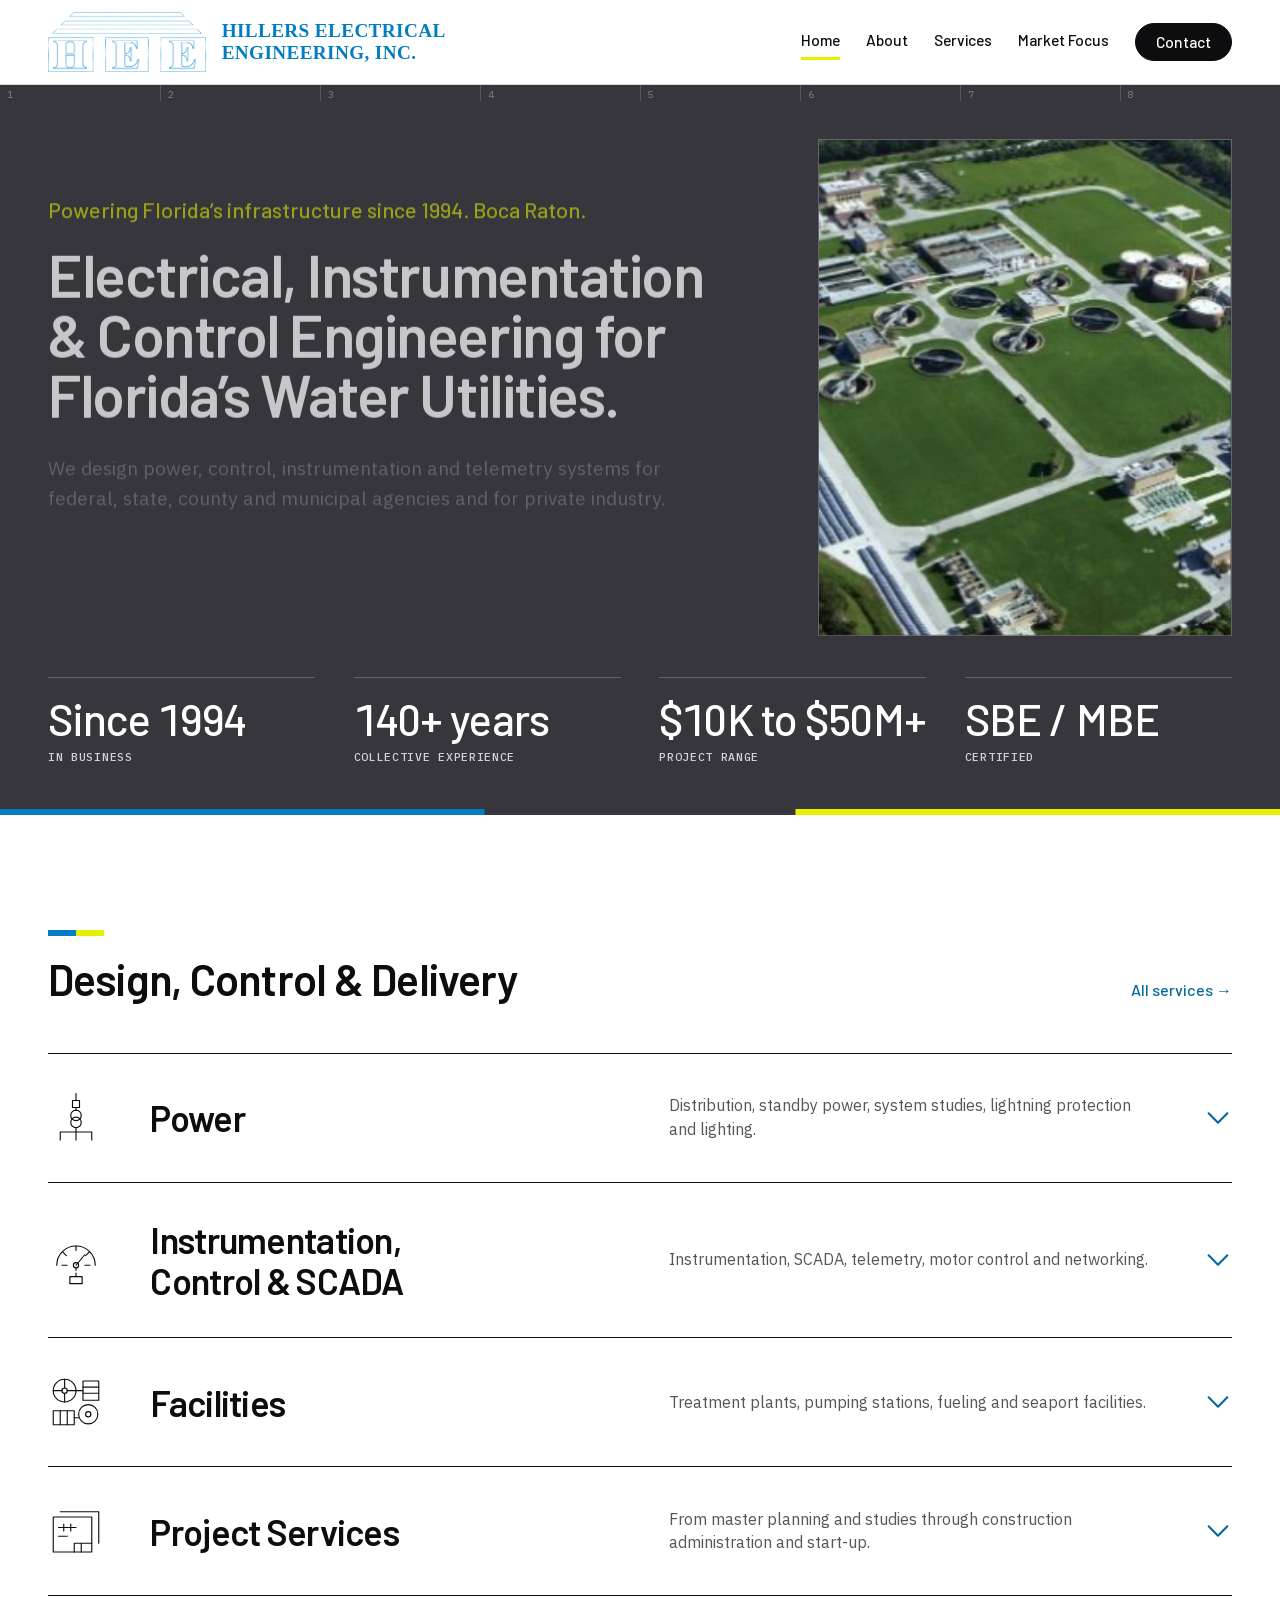
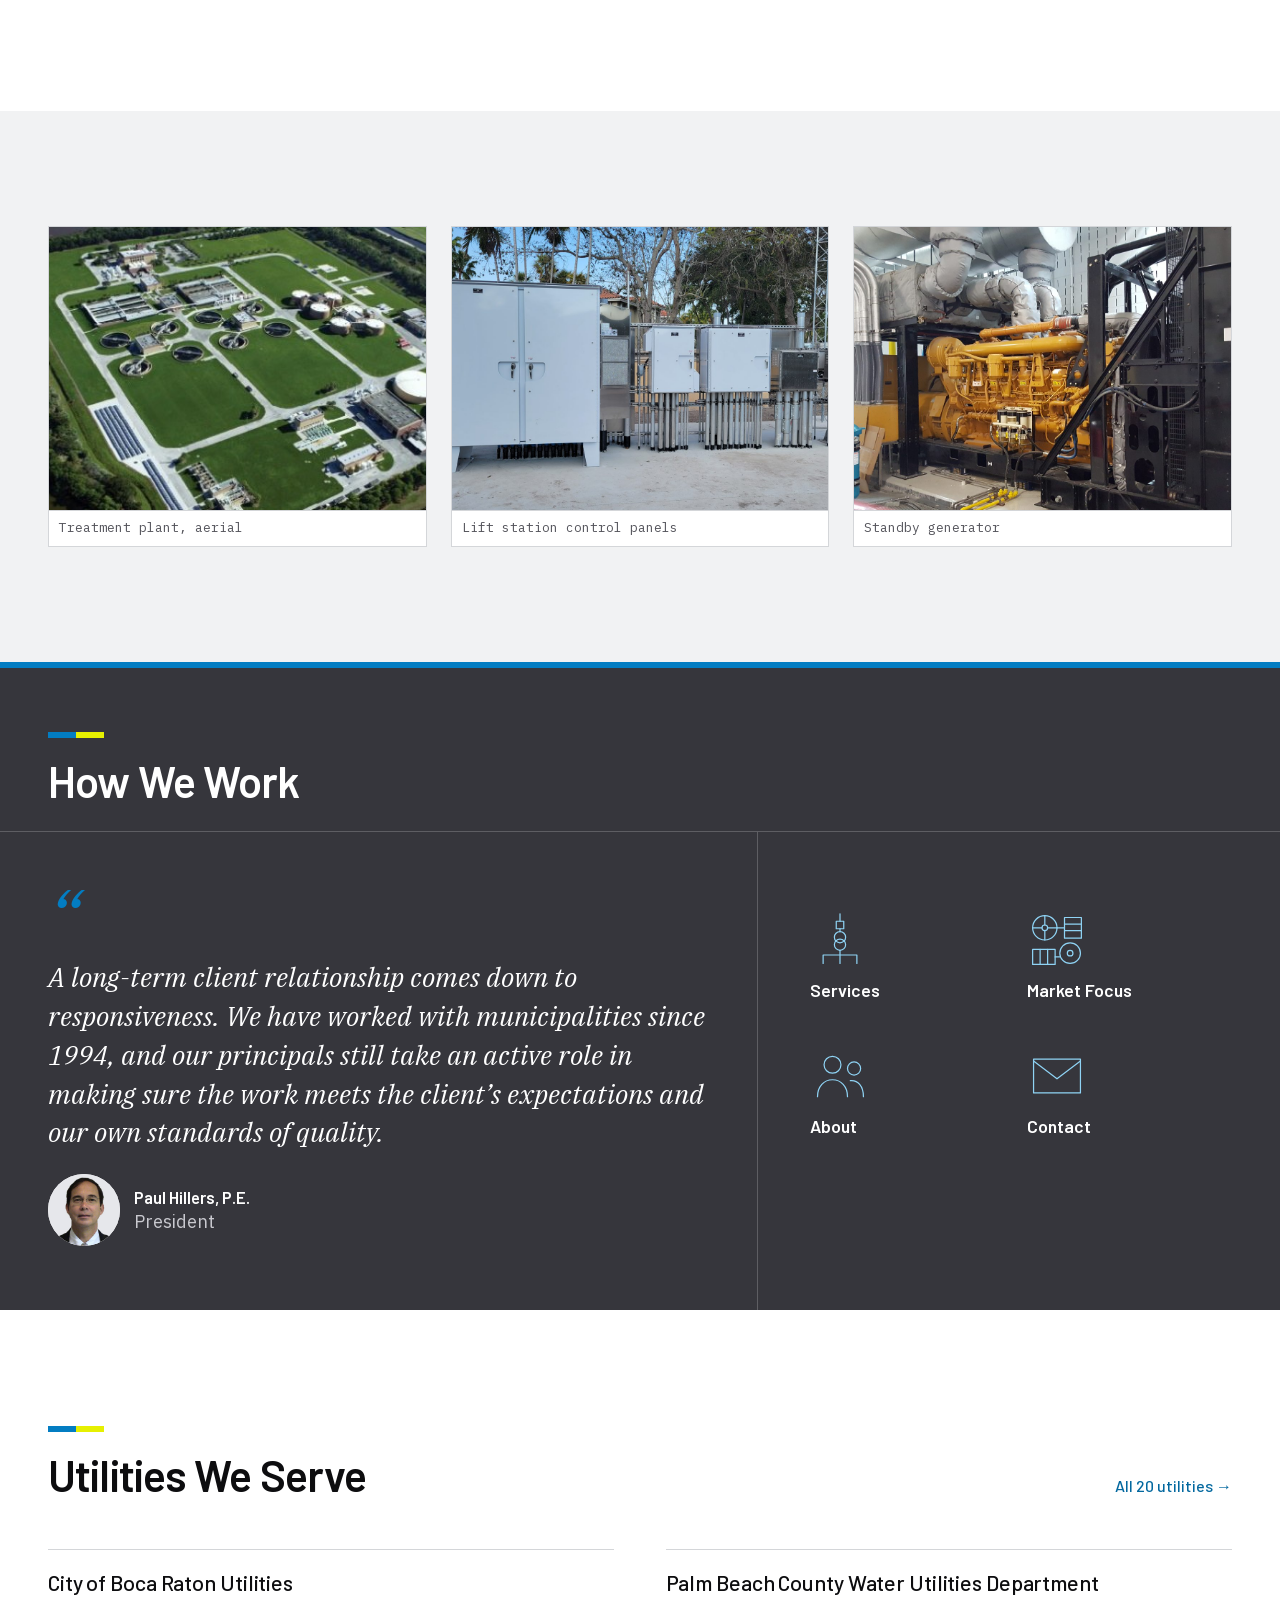
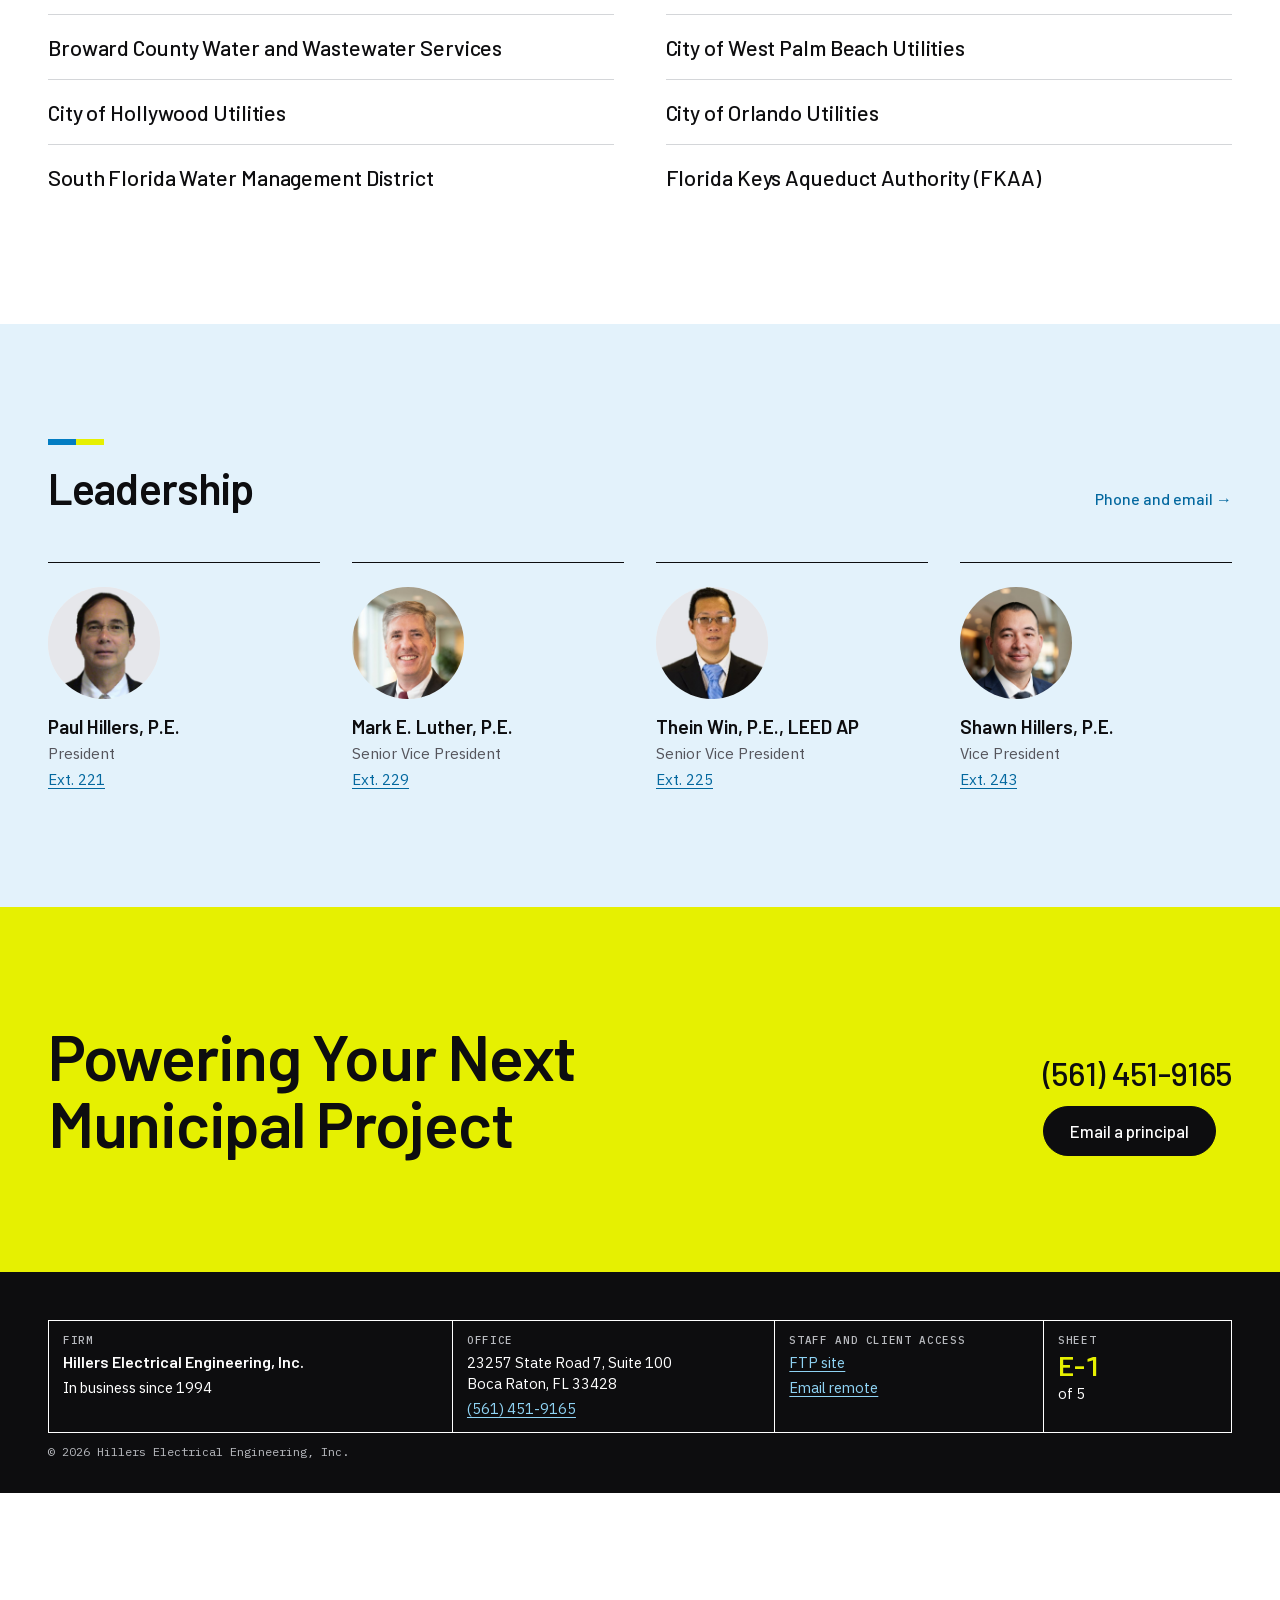
<file: index.htm>
<!doctype html>
<html lang="en"><head><meta charset="utf-8"><title>Hillers Electrical Engineering</title>
<meta http-equiv="refresh" content="0; url=index.html"><link rel="canonical" href="https://www.hillersee.com/"><meta name="robots" content="noindex">
</head><body><p>This page has moved to <a href="index.html">https://www.hillersee.com/</a>.</p></body></html>
</file>
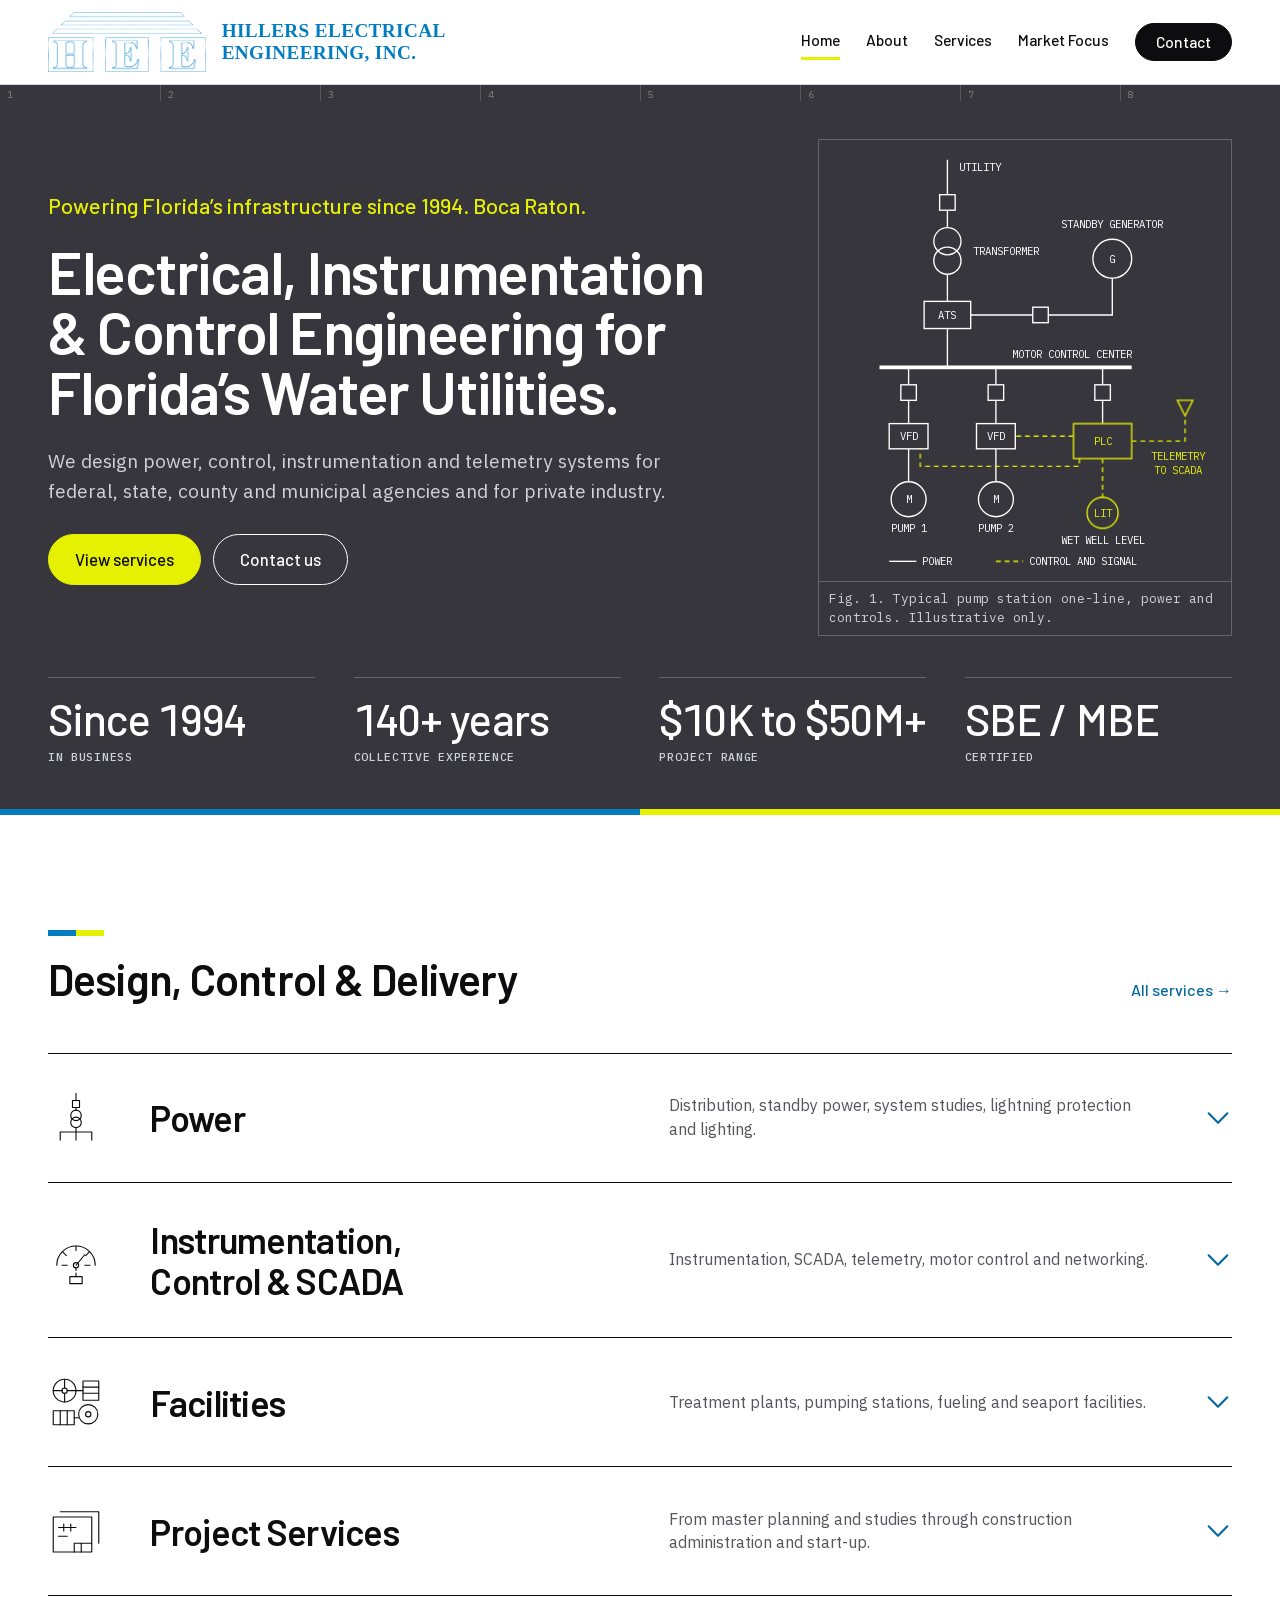
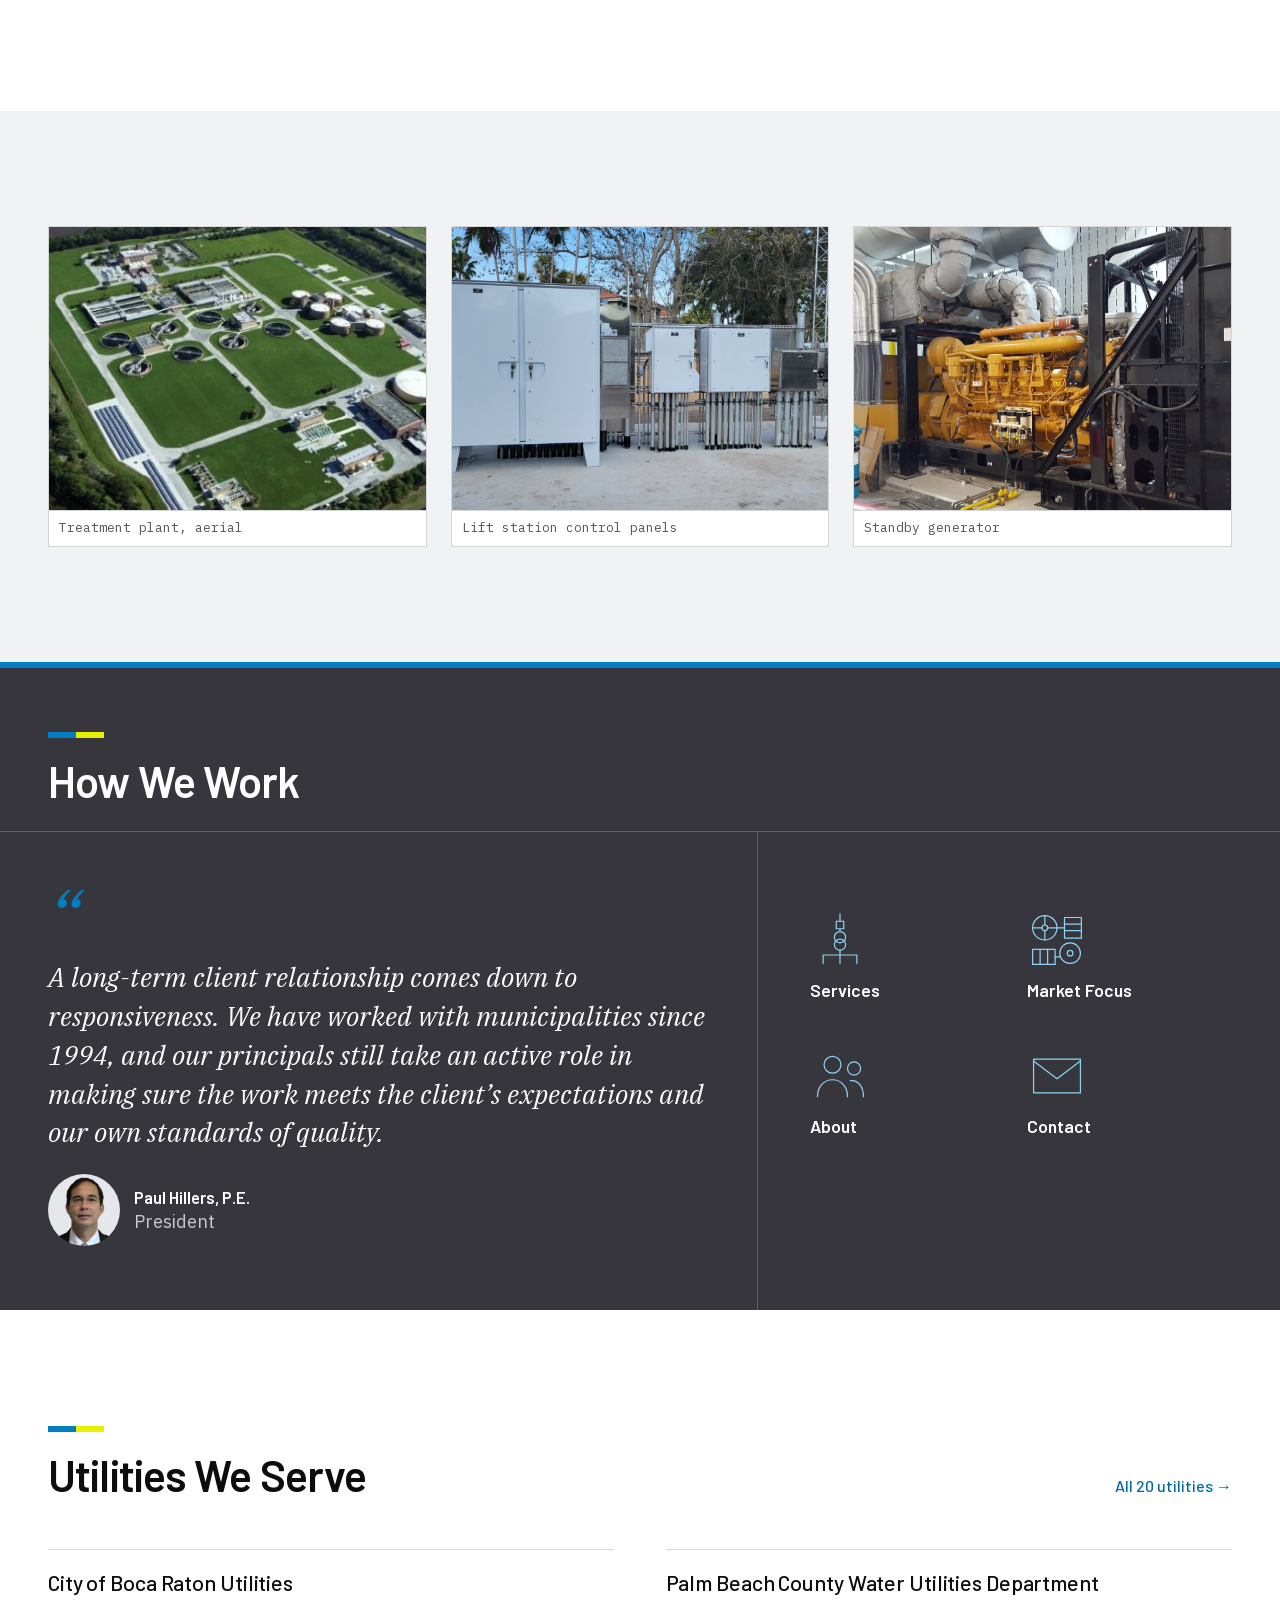
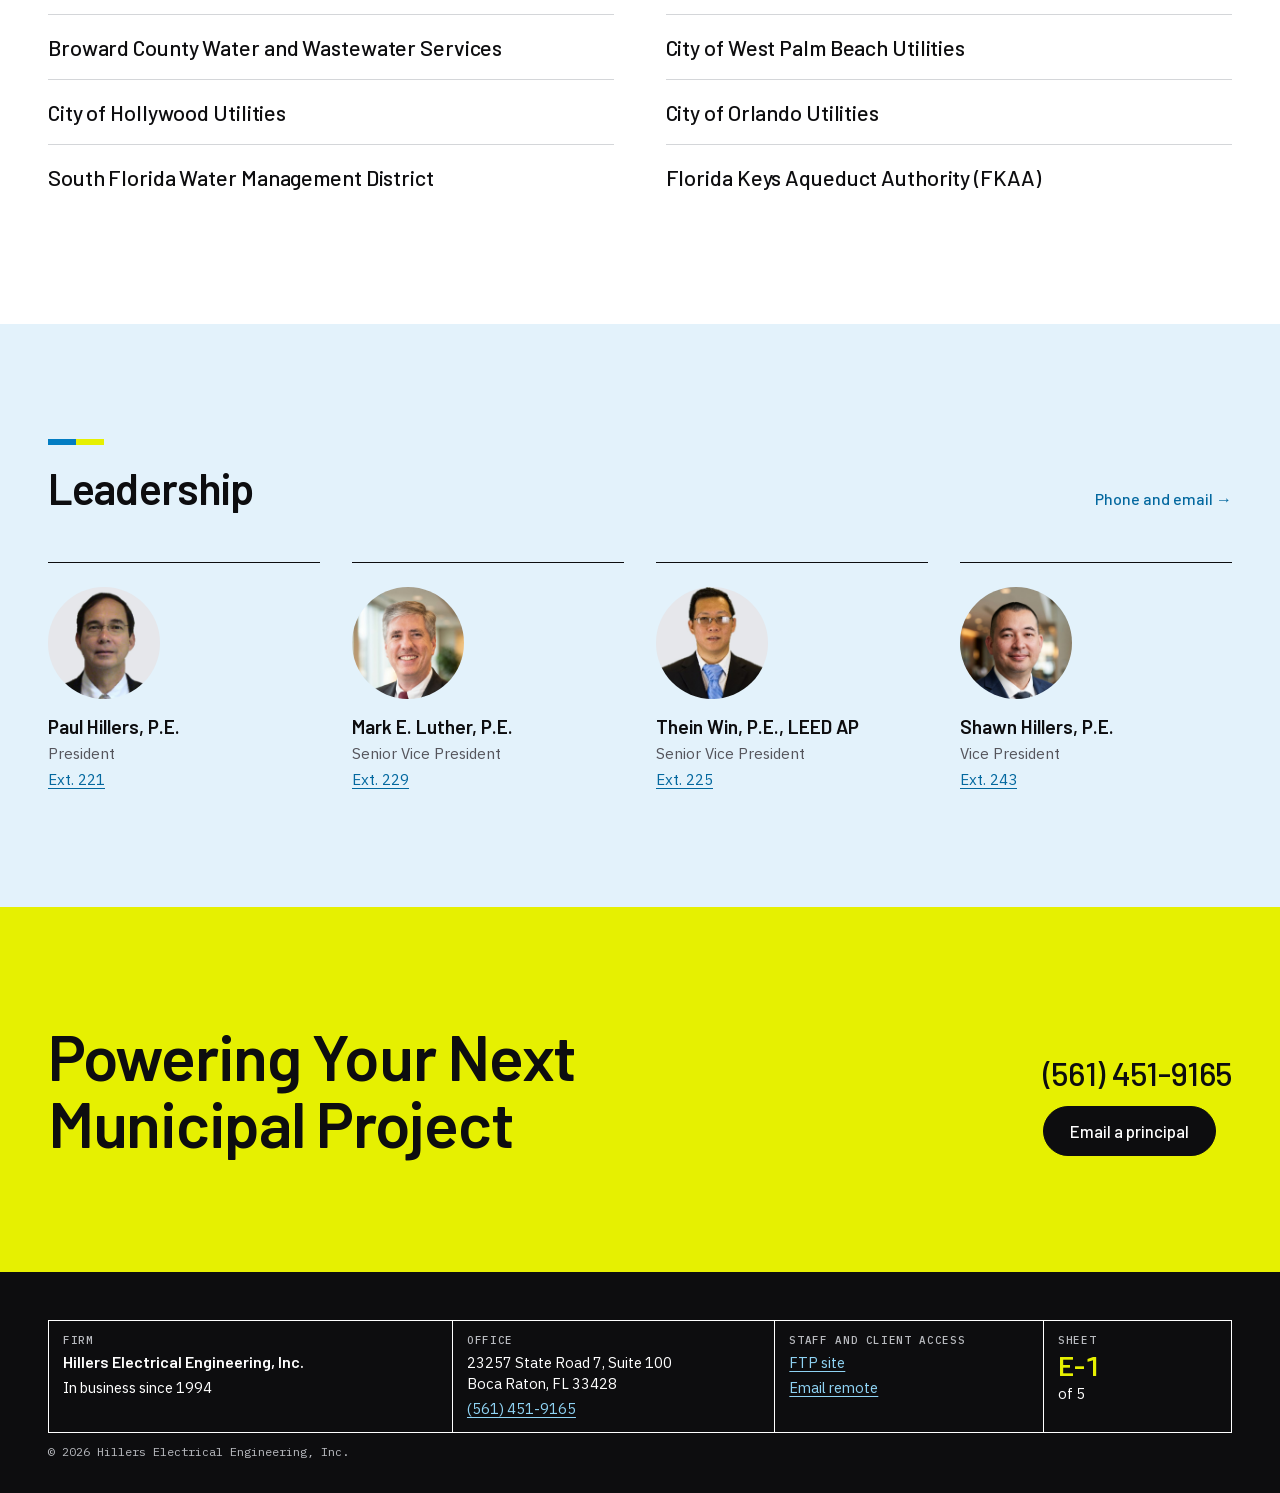
<file: index.html>
<!doctype html>
<html lang="en">
<head>
<meta charset="utf-8">
<meta name="viewport" content="width=device-width, initial-scale=1, viewport-fit=cover">
<title>Hillers Electrical Engineering | Boca Raton, Florida</title>
<meta name="description" content="Electrical, instrumentation and control engineering for public utilities and agencies. Boca Raton, Florida, since 1994.">
<link rel="canonical" href="https://www.hillersee.com/">
<link rel="icon" href="favicon.svg" type="image/svg+xml">
<meta name="theme-color" content="#36363c">
<meta property="og:type" content="website">
<meta property="og:site_name" content="Hillers Electrical Engineering, Inc.">
<meta property="og:title" content="Hillers Electrical Engineering | Boca Raton, Florida">
<meta property="og:description" content="Electrical, instrumentation and control engineering for public utilities and agencies. Boca Raton, Florida, since 1994.">
<meta property="og:url" content="https://www.hillersee.com/">
<meta property="og:image" content="https://www.hillersee.com/img/og.jpg">
<meta property="og:image:width" content="1200">
<meta property="og:image:height" content="630">
<meta name="twitter:card" content="summary_large_image">
<link rel="preload" href="fonts/barlow-600.woff2" as="font" type="font/woff2" crossorigin>
<link rel="preload" href="fonts/ibm-plex-sans-400.woff2" as="font" type="font/woff2" crossorigin>
<link rel="stylesheet" href="css/site.css">
<script type="application/ld+json">
{"@context":"https://schema.org","@type":"ProfessionalService","name":"Hillers Electrical Engineering, Inc.","alternateName":"HEE","url":"https://www.hillersee.com/","logo":"https://www.hillersee.com/img/logo.png","image":"https://www.hillersee.com/img/og.jpg","telephone":"+1-561-451-9165","foundingDate":"1994","description":"Electrical, instrumentation and control engineering for water, wastewater, stormwater, fueling and seaport facilities. SBE/MBE certified. Boca Raton, Florida, since 1994.","address":{"@type":"PostalAddress","streetAddress":"23257 State Road 7, Suite 100","addressLocality":"Boca Raton","addressRegion":"FL","postalCode":"33428","addressCountry":"US"},"areaServed":{"@type":"State","name":"Florida"},"knowsAbout":["Electrical power distribution design","SCADA and instrumentation","Telemetry systems","Arc flash studies","Standby generator systems","Water and wastewater treatment facilities"]}
</script>
</head>
<body>
<a class="skip" href="#main">Skip to content</a>
<header class="site-head band"><div class="wrap">
  <a class="brand" href="index.html"><img src="img/logo.png" alt="" width="720" height="274"><span>Hillers Electrical<br>Engineering, Inc.</span></a>
  <nav class="site-nav" aria-label="Main"><a class="nav-cta" href="contact.html">Contact</a><details class="menu"><summary aria-label="Menu"><span class="bars" aria-hidden="true"><i></i><i></i><i></i></span></summary></details><ul><li><a href="index.html" aria-current="page">Home</a></li><li><a href="about.html">About</a></li><li><a href="services.html">Services</a></li><li><a href="market-focus.html">Market Focus</a></li></ul></nav>
</div></header>
<main id="main">
<section class="hero band"><div class="zones" aria-hidden="true"><span>1</span><span>2</span><span>3</span><span>4</span><span>5</span><span>6</span><span>7</span><span>8</span></div><div class="wrap">
  <div class="hero-text">
    <div class="rotor">
      <p class="r-final">Powering Florida’s infrastructure since 1994. Boca Raton.</p>
    </div>
    <h1>Electrical, Instrumentation &amp; Control Engineering for Florida’s Water Utilities.</h1>
    <p class="lede">We design power, control, instrumentation and telemetry systems for federal, state, county and municipal agencies and for private industry.</p>
    <div class="actions"><a class="btn btn-solid" href="services.html">View services</a><a class="btn btn-line" href="contact.html">Contact us</a></div>
  </div>
  <figure class="plate hero-fig"><div class="hero-photos" aria-hidden="true"><img class="p1" src="img/plant-aerial.jpg" alt="" width="658" height="307"><img class="p2" src="img/switchgear.jpg" alt="" width="413" height="309"><img class="p3" src="img/generator.jpg" alt="" width="555" height="312"></div><div class="oneline"><svg viewBox="0 0 400 430" role="img" aria-labelledby="ol-t ol-d" class="oneline-svg">
  <title id="ol-t">Illustrative one-line diagram of a pump station</title>
  <desc id="ol-d">Utility power passes through a breaker and transformer to an automatic transfer switch, which also takes a standby generator. The switch feeds a motor control center serving two pumps through variable frequency drives. A PLC reads wet well level, controls the drives and reports to SCADA by telemetry.</desc>
  <!-- service and transfer switch -->
  <text x="132" y="20">UTILITY</text>
  <path class="pw" d="M120 8V44M120 60V78M120 126V154M120 182V222"/>
  <rect class="dev" x="112" y="44" width="16" height="16"/>
  <circle class="dev" cx="120" cy="92" r="14"/><circle cx="120" cy="112" r="14" class="pw"/>
  <text x="146" y="106">TRANSFORMER</text>
  <rect class="dev" x="96" y="154" width="48" height="28"/><text class="tc" x="120" y="172">ATS</text>
  <!-- standby generator -->
  <text class="tc" x="290" y="78">STANDBY GENERATOR</text>
  <path class="pw" d="M290 130V168H144"/>
  <circle class="dev" cx="290" cy="110" r="20"/><text class="tc" x="290" y="114">G</text>
  <rect class="dev" x="208" y="160" width="16" height="16"/>
  <!-- motor control center -->
  <path class="bus" d="M50 222H310"/>
  <text x="310" y="212" text-anchor="end">MOTOR CONTROL CENTER</text>
  <!-- pump feeders -->
  <path class="pw" d="M80 222V240M80 256V280M80 306V340M170 222V240M170 256V280M170 306V340M280 222V240M280 256V280"/>
  <rect class="dev" x="72" y="240" width="16" height="16"/><rect class="dev" x="162" y="240" width="16" height="16"/><rect class="dev" x="272" y="240" width="16" height="16"/>
  <rect class="dev" x="60" y="280" width="40" height="26"/><text class="tc" x="80" y="297">VFD</text>
  <rect class="dev" x="150" y="280" width="40" height="26"/><text class="tc" x="170" y="297">VFD</text>
  <circle class="dev" cx="80" cy="358" r="18"/><text class="tc" x="80" y="362">M</text>
  <circle class="dev" cx="170" cy="358" r="18"/><text class="tc" x="170" y="362">M</text>
  <text class="tc" x="80" y="392">PUMP 1</text><text class="tc" x="170" y="392">PUMP 2</text>
  <!-- controls -->
  <path class="sig" d="M250 293H190M256 316V324H92V306M280 316V356M310 298H365V272"/>
  <rect class="inst" x="250" y="280" width="60" height="36"/><text class="tc blue" x="280" y="302">PLC</text>
  <circle class="inst" cx="280" cy="372" r="16"/><text class="tc blue" x="280" y="376">LIT</text>
  <text class="tc" x="280" y="404">WET WELL LEVEL</text>
  <path class="inst" d="M365 272L357 256H373Z"/>
  <text class="tc blue" x="358" y="318">TELEMETRY</text><text class="tc blue" x="358" y="332">TO SCADA</text>
  <!-- legend -->
  <path class="pw" d="M60 422H88"/><text x="94" y="426">POWER</text>
  <path class="sig" d="M170 422H198"/><text x="204" y="426">CONTROL AND SIGNAL</text>
</svg></div><figcaption>Fig. 1. Typical pump station one-line, power and controls. Illustrative only.</figcaption></figure>
    <dl class="facts">
      <div><dt>In business</dt><dd>Since 1994</dd></div>
      <div><dt>Collective experience</dt><dd>140+ years</dd></div>
      <div><dt>Project range</dt><dd>$10K to $50M+</dd></div>
      <div><dt>Certified</dt><dd>SBE / MBE</dd></div>
    </dl>
</div></section>

<section class="band"><div class="wrap">
  <div class="section-head"><h2>Design, Control &amp; Delivery</h2><a class="more" href="services.html">All services</a></div>
  <div class="tiles"><details class="tile" name="services"><summary><svg class="icon" viewBox="0 0 64 64" aria-hidden="true" focusable="false"><path d="M32 4v8"/><rect x="28" y="12" width="8" height="8"/><path d="M32 20v3"/><circle cx="32" cy="29" r="6"/><circle cx="32" cy="37" r="6"/><path d="M32 43v5M14 48h36M14 48v9M32 48v9M50 48v9"/></svg><h3>Power</h3><p>Distribution, standby power, system studies, lightning protection and lighting.</p><svg class="chev" viewBox="0 0 24 24" aria-hidden="true" focusable="false"><path d="M4 8l8 8 8-8"/></svg></summary><div class="tile-body"><ul class="ticks"><li>Low, medium and high voltage power distribution systems</li><li>Emergency standby generator systems</li><li>Short-circuit, protective device coordination and arc flash studies</li><li>Lightning protection, grounding, bonding and surge protection</li><li>Lighting systems design</li></ul><a class="more" href="services.html#power">Power in detail</a></div></details><details class="tile" name="services"><summary><svg class="icon" viewBox="0 0 64 64" aria-hidden="true" focusable="false"><path d="M10 38a22 22 0 0 1 44 0"/><path d="M16 38h6M42 38h6M32 16v5M17 23l4 4M47 23l-4 4"/><path d="M32 38l10-12"/><circle cx="32" cy="38" r="3"/><path stroke-dasharray="3 3" d="M32 41v10"/><rect x="25" y="51" width="14" height="8"/></svg><h3>Instrumentation, Control &amp; SCADA</h3><p>Instrumentation, SCADA, telemetry, motor control and networking.</p><svg class="chev" viewBox="0 0 24 24" aria-hidden="true" focusable="false"><path d="M4 8l8 8 8-8"/></svg></summary><div class="tile-body"><ul class="ticks"><li>Process instrumentation and control systems</li><li>SCADA and operator interface systems</li><li>Telemetry systems, fiber optic and radio communication</li><li>Motor control systems, including VFD applications</li><li>Communications and networking systems</li><li>PLC and computer programming</li></ul><a class="more" href="services.html#controls">Instrumentation, Control &amp; SCADA in detail</a></div></details><details class="tile" name="services"><summary><svg class="icon" viewBox="0 0 64 64" aria-hidden="true" focusable="false"><circle cx="19" cy="19" r="13"/><circle cx="19" cy="19" r="3"/><path d="M6 19h10M22 19h10M19 6v10M19 22v10"/><circle cx="46" cy="46" r="11"/><circle cx="46" cy="46" r="3"/><rect x="40" y="8" width="18" height="22"/><path d="M40 15h18M40 22h18"/><rect x="6" y="42" width="24" height="16"/><path d="M14 42v16M22 42v16"/><path d="M32 19h8M30 50h5"/></svg><h3>Facilities</h3><p>Treatment plants, pumping stations, fueling and seaport facilities.</p><svg class="chev" viewBox="0 0 24 24" aria-hidden="true" focusable="false"><path d="M4 8l8 8 8-8"/></svg></summary><div class="tile-body"><ul class="ticks"><li>Water and wastewater treatment plants</li><li>Stormwater pumping and control structures</li><li>Lift stations and ASR wells</li><li>Fueling systems, seaport storage and handling</li><li>Major fuel storage and refining facilities, U.S. and international</li></ul><a class="more" href="services.html#facilities">Facilities in detail</a></div></details><details class="tile" name="services"><summary><svg class="icon" viewBox="0 0 64 64" aria-hidden="true" focusable="false"><path d="M14 10h44v36"/><rect x="6" y="16" width="44" height="40"/><path d="M30 46h20M30 46v10M38 46v10"/><path d="M12 28h20M18 24v8M26 24v8"/><path d="M12 38h10"/></svg><h3>Project Services</h3><p>From master planning and studies through construction administration and start-up.</p><svg class="chev" viewBox="0 0 24 24" aria-hidden="true" focusable="false"><path d="M4 8l8 8 8-8"/></svg></summary><div class="tile-body"><ul class="ticks"><li>Master planning and condition assessment studies</li><li>Constructability review and utility coordination</li><li>Energy audits, cost estimates and value engineering</li><li>Construction administration, inspection, testing and start-up</li><li>Security and fire alarm system design</li></ul><a class="more" href="services.html#project-services">Project Services in detail</a></div></details></div>
</div></section>

<section class="band tinted"><div class="wrap">
  <div class="plates-3">
    <figure class="plate"><div class="zoom"><img src="img/plant-aerial.jpg" alt="Aerial view of a treatment plant with clarifiers and storage tanks" width="658" height="307"></div><figcaption>Treatment plant, aerial</figcaption></figure>
    <figure class="plate"><div class="zoom"><img src="img/lift-station.jpg" alt="Lift station control panels and conduit on a concrete pad" width="1400" height="788" loading="lazy"></div><figcaption>Lift station control panels</figcaption></figure>
    <figure class="plate"><div class="zoom"><img src="img/generator.jpg" alt="Large diesel standby generator installed indoors" width="1400" height="788" loading="lazy"></div><figcaption>Standby generator</figcaption></figure>
  </div>
</div></section>

<section class="quote-band"><div class="quote-head band"><div class="wrap"><h2>How We Work</h2></div></div>
  <div class="band"><div class="wrap quote-grid">
    <div class="quote-main stack">
      <blockquote><p>A long-term client relationship comes down to responsiveness. We have worked with municipalities since 1994, and our principals still take an active role in making sure the work meets the client’s expectations and our own standards of&nbsp;quality.</p></blockquote>
      <div class="by"><img src="img/paul-hillers.jpg" alt="" width="72" height="72"><p><strong>Paul Hillers, P.E.</strong><br>President</p></div>
    </div>
    <nav class="quick" aria-label="Quick links">
      <a href="services.html"><svg class="icon" viewBox="0 0 64 64" aria-hidden="true" focusable="false"><path d="M32 4v8"/><rect x="28" y="12" width="8" height="8"/><path d="M32 20v3"/><circle cx="32" cy="29" r="6"/><circle cx="32" cy="37" r="6"/><path d="M32 43v5M14 48h36M14 48v9M32 48v9M50 48v9"/></svg><span>Services</span></a>
      <a href="market-focus.html"><svg class="icon" viewBox="0 0 64 64" aria-hidden="true" focusable="false"><circle cx="19" cy="19" r="13"/><circle cx="19" cy="19" r="3"/><path d="M6 19h10M22 19h10M19 6v10M19 22v10"/><circle cx="46" cy="46" r="11"/><circle cx="46" cy="46" r="3"/><rect x="40" y="8" width="18" height="22"/><path d="M40 15h18M40 22h18"/><rect x="6" y="42" width="24" height="16"/><path d="M14 42v16M22 42v16"/><path d="M32 19h8M30 50h5"/></svg><span>Market Focus</span></a>
      <a href="about.html"><svg class="icon" viewBox="0 0 64 64" aria-hidden="true" focusable="false"><circle cx="24" cy="20" r="9"/><path d="M8 54c0-11 7-18 16-18s16 7 16 18"/><circle cx="47" cy="24" r="7"/><path d="M43 37c8-1 14 6 14 17"/></svg><span>About</span></a>
      <a href="contact.html"><svg class="icon" viewBox="0 0 64 64" aria-hidden="true" focusable="false"><rect x="7" y="14" width="50" height="36"/><path d="M7 16l25 19 25-19"/></svg><span>Contact</span></a>
    </nav>
  </div></div>
</section>

<section class="band"><div class="wrap">
  <div class="section-head"><h2>Utilities We Serve</h2><a class="more" href="market-focus.html">All 20 utilities</a></div>
  <ul class="client-short"><li>City of Boca Raton Utilities</li><li>Palm Beach County Water Utilities Department</li><li>Broward County Water and Wastewater Services</li><li>City of West Palm Beach Utilities</li><li>City of Hollywood Utilities</li><li>City of Orlando Utilities</li><li>South Florida Water Management District</li><li>Florida Keys Aqueduct Authority (FKAA)</li></ul>
</div></section>

<section class="band tinted-blue"><div class="wrap">
  <div class="section-head"><h2>Leadership</h2><a class="more" href="contact.html">Phone and email</a></div>
  <ul class="names"><li><img src="img/paul-hillers.jpg" alt="" width="104" height="104"><strong>Paul Hillers, P.E.</strong><span>President</span><a href="tel:+15614519165,221">Ext. 221</a></li><li><img src="img/mark-luther.jpg" alt="" width="104" height="104"><strong>Mark E. Luther, P.E.</strong><span>Senior Vice President</span><a href="tel:+15614519165,229">Ext. 229</a></li><li><img src="img/thein-win.jpg" alt="" width="104" height="104"><strong>Thein Win, P.E., LEED AP</strong><span>Senior Vice President</span><a href="tel:+15614519165,225">Ext. 225</a></li><li><img src="img/shawn-hillers.jpg" alt="" width="104" height="104"><strong>Shawn Hillers, P.E.</strong><span>Vice President</span><a href="tel:+15614519165,243">Ext. 243</a></li></ul>
</div></section>
<section class="cta band"><div class="wrap">
  <h2>Powering Your Next Municipal Project</h2>
  <div class="cta-actions"><a class="cta-phone" href="tel:+15614519165">(561) 451-9165</a><a class="btn" href="contact.html">Email a principal</a></div>
</div></section>
</main>
<footer class="title-block band"><div class="wrap">
  <div class="tb">
    <div><span class="label">Firm</span><strong>Hillers Electrical Engineering, Inc.</strong><span>In business since 1994</span></div>
    <div><span class="label">Office</span><span>23257 State Road 7, Suite 100<br>Boca Raton, FL 33428</span><a href="tel:+15614519165">(561) 451-9165</a></div>
    <div><span class="label">Staff and client access</span><a href="http://ftp.hillersee.com">FTP site</a><a href="https://outlook.office.com">Email remote</a></div>
    <div><span class="label">Sheet</span><span class="sheet">E-1</span><span>of 5</span></div>
  </div>
  <p class="fine">&copy; 2026 Hillers Electrical Engineering, Inc.</p>
</div></footer>
</body>
</html>
</file>
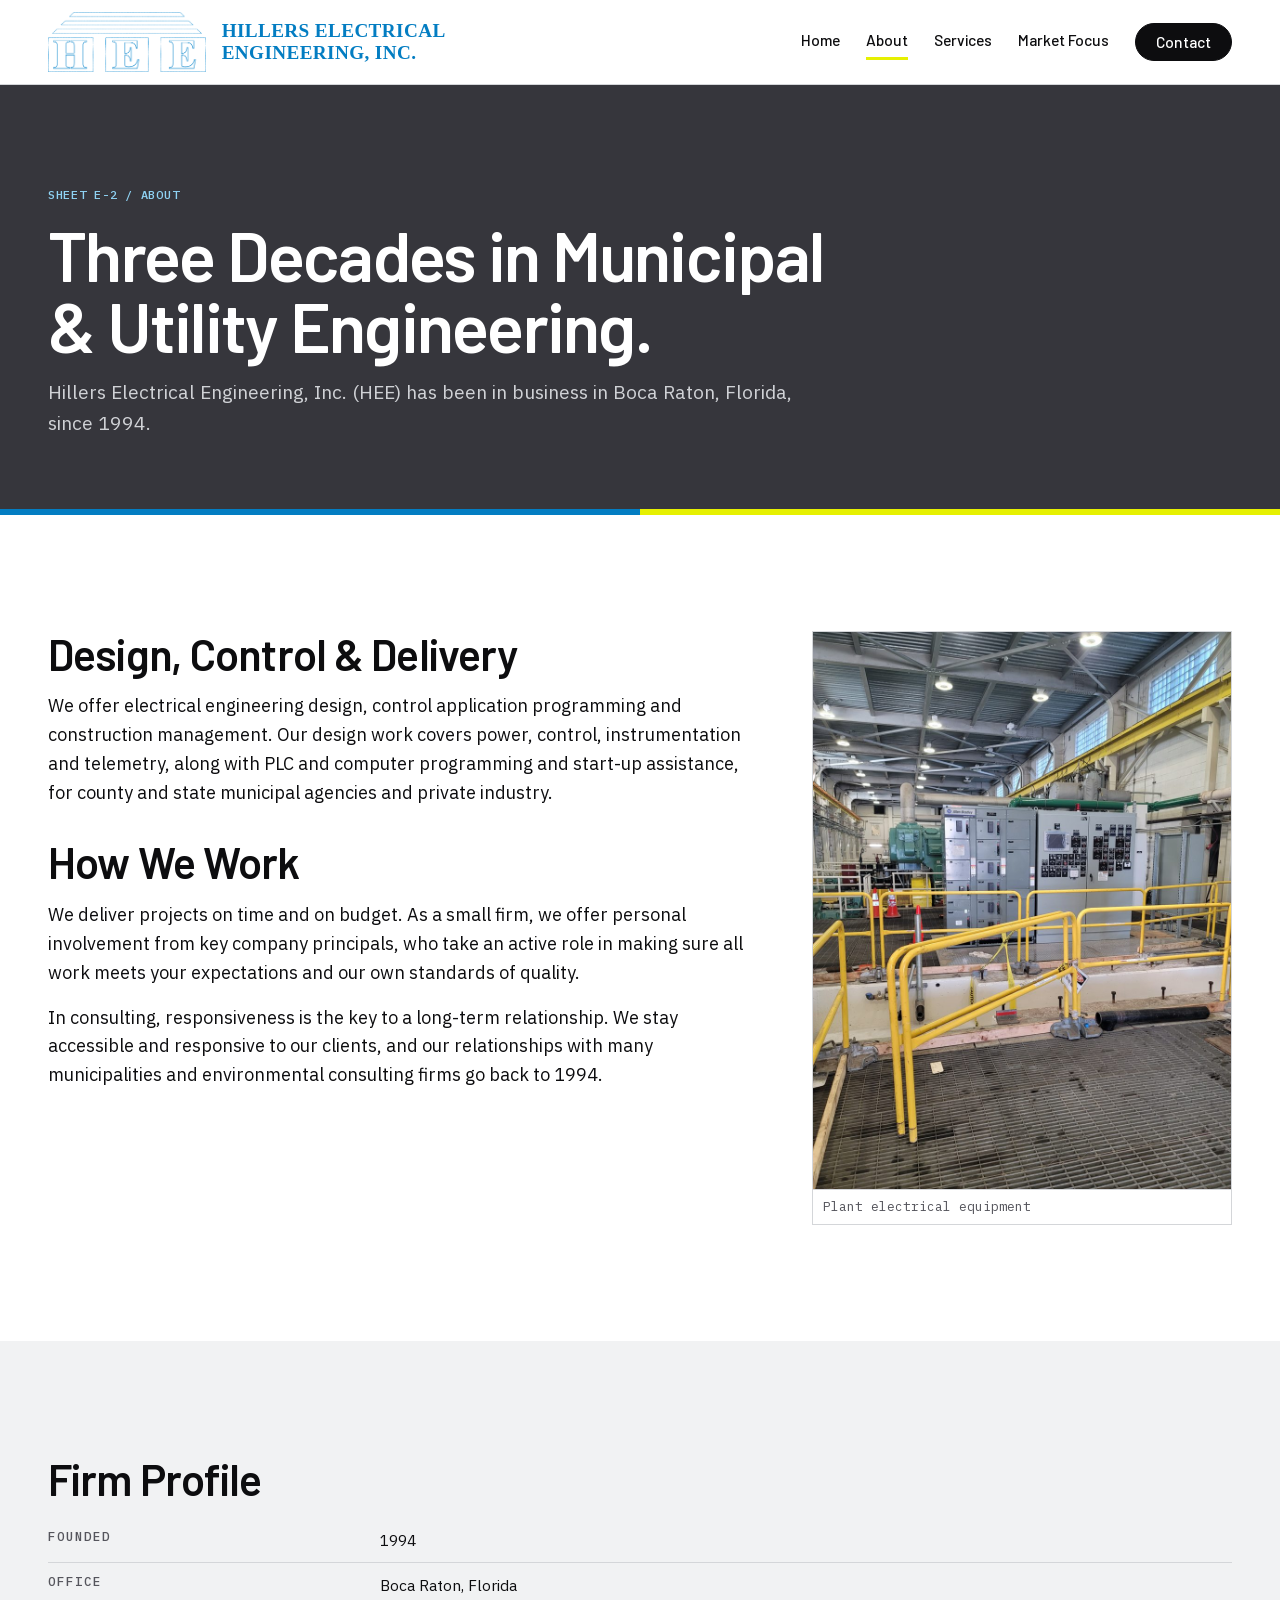
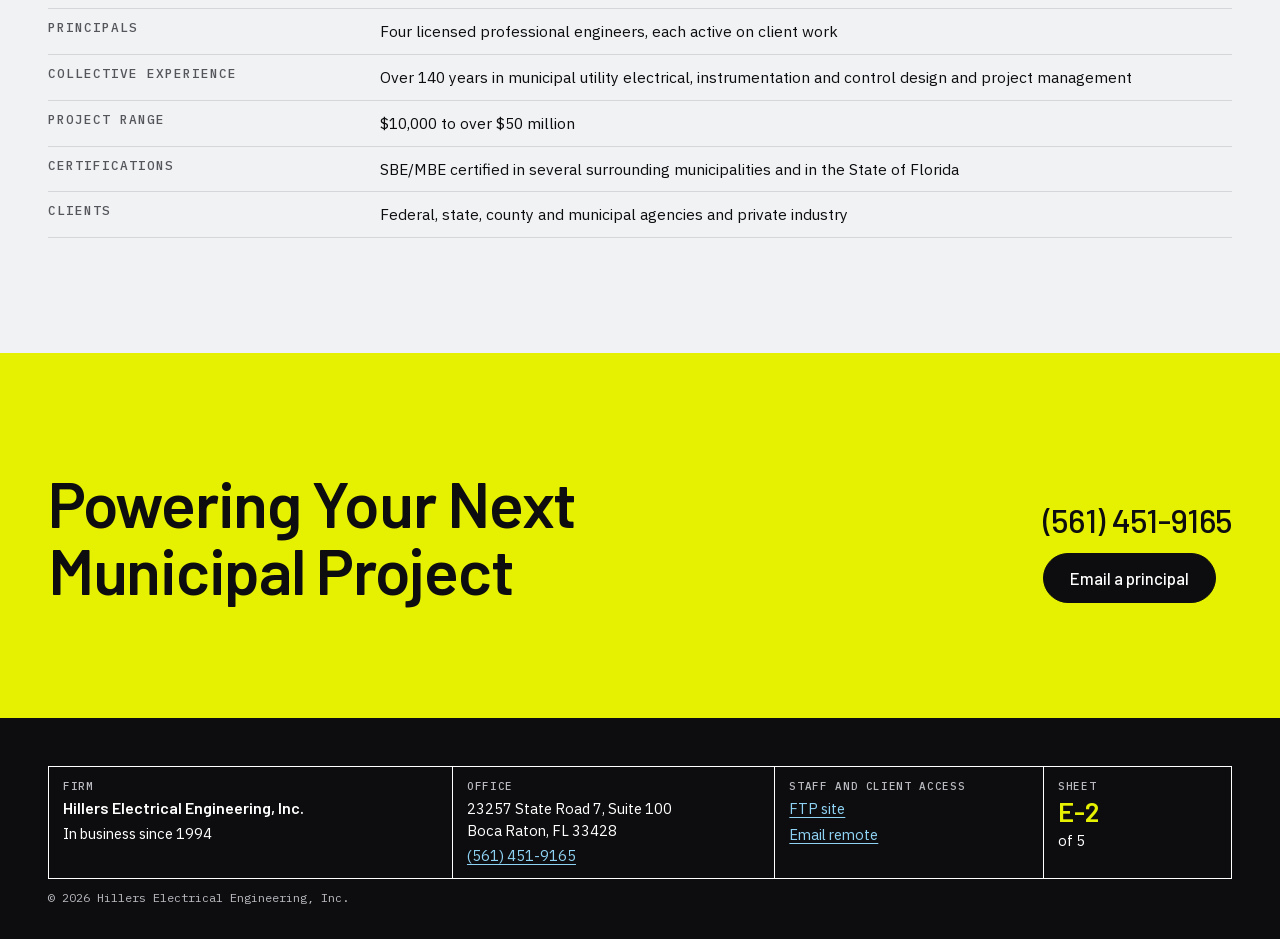
<file: about.html>
<!doctype html>
<html lang="en">
<head>
<meta charset="utf-8">
<meta name="viewport" content="width=device-width, initial-scale=1, viewport-fit=cover">
<title>About | Hillers Electrical Engineering</title>
<meta name="description" content="Hillers Electrical Engineering, Inc. is an SBE/MBE certified electrical engineering firm in Boca Raton, Florida, in business since 1994.">
<link rel="canonical" href="https://www.hillersee.com/about.html">
<link rel="icon" href="favicon.svg" type="image/svg+xml">
<meta name="theme-color" content="#36363c">
<meta property="og:type" content="website">
<meta property="og:site_name" content="Hillers Electrical Engineering, Inc.">
<meta property="og:title" content="About | Hillers Electrical Engineering">
<meta property="og:description" content="Hillers Electrical Engineering, Inc. is an SBE/MBE certified electrical engineering firm in Boca Raton, Florida, in business since 1994.">
<meta property="og:url" content="https://www.hillersee.com/about.html">
<meta property="og:image" content="https://www.hillersee.com/img/og.jpg">
<meta property="og:image:width" content="1200">
<meta property="og:image:height" content="630">
<meta name="twitter:card" content="summary_large_image">
<link rel="preload" href="fonts/barlow-600.woff2" as="font" type="font/woff2" crossorigin>
<link rel="preload" href="fonts/ibm-plex-sans-400.woff2" as="font" type="font/woff2" crossorigin>
<link rel="stylesheet" href="css/site.css">
</head>
<body>
<a class="skip" href="#main">Skip to content</a>
<header class="site-head band"><div class="wrap">
  <a class="brand" href="index.html"><img src="img/logo.png" alt="" width="720" height="274"><span>Hillers Electrical<br>Engineering, Inc.</span></a>
  <nav class="site-nav" aria-label="Main"><a class="nav-cta" href="contact.html">Contact</a><details class="menu"><summary aria-label="Menu"><span class="bars" aria-hidden="true"><i></i><i></i><i></i></span></summary></details><ul><li><a href="index.html">Home</a></li><li><a href="about.html" aria-current="page">About</a></li><li><a href="services.html">Services</a></li><li><a href="market-focus.html">Market Focus</a></li></ul></nav>
</div></header>
<main id="main">
<section class="page-head band"><div class="wrap stack">
  <p class="label">Sheet E-2 / About</p>
  <h1>Three Decades in Municipal &amp; Utility Engineering.</h1>
  <p class="lede">Hillers Electrical Engineering, Inc. (HEE) has been in business in Boca Raton, Florida, since 1994.</p>
</div></section>
<section class="band ruled"><div class="wrap split">
  <div class="stack">
    <h2>Design, Control &amp; Delivery</h2>
    <p>We offer electrical engineering design, control application programming and construction management. Our design work covers power, control, instrumentation and telemetry, along with PLC and computer programming and start-up assistance, for county and state municipal agencies and private industry.</p>
    <h2 style="margin-top:16px">How We Work</h2>
    <p>We deliver projects on time and on budget. As a small firm, we offer personal involvement from key company principals, who take an active role in making sure all work meets your expectations and our own standards of quality.</p>
    <p>In consulting, responsiveness is the key to a long-term relationship. We stay accessible and responsive to our clients, and our relationships with many municipalities and environmental consulting firms go back to 1994.</p>
  </div>
  <figure class="plate"><div class="zoom"><img src="img/electrical-room.jpg" alt="Motor control center and control panels in a plant, behind yellow safety railing" width="900" height="1200"></div><figcaption>Plant electrical equipment</figcaption></figure>
</div></section>

<section class="band tinted"><div class="wrap stack">
  <h2>Firm Profile</h2>
  <div class="table-scroll"><table class="profile">
    <tbody>
      <tr><th scope="row">Founded</th><td>1994</td></tr>
      <tr><th scope="row">Office</th><td>Boca Raton, Florida</td></tr>
      <tr><th scope="row">Principals</th><td>Four licensed professional engineers, each active on client work</td></tr>
      <tr><th scope="row">Collective experience</th><td>Over 140 years in municipal utility electrical, instrumentation and control design and project management</td></tr>
      <tr><th scope="row">Project range</th><td>$10,000 to over $50 million</td></tr>
      <tr><th scope="row">Certifications</th><td>SBE/MBE certified in several surrounding municipalities and in the State of Florida</td></tr>
      <tr><th scope="row">Clients</th><td>Federal, state, county and municipal agencies and private industry</td></tr>
    </tbody>
  </table></div>
</div></section>
<section class="cta band"><div class="wrap">
  <h2>Powering Your Next Municipal Project</h2>
  <div class="cta-actions"><a class="cta-phone" href="tel:+15614519165">(561) 451-9165</a><a class="btn" href="contact.html">Email a principal</a></div>
</div></section>
</main>
<footer class="title-block band"><div class="wrap">
  <div class="tb">
    <div><span class="label">Firm</span><strong>Hillers Electrical Engineering, Inc.</strong><span>In business since 1994</span></div>
    <div><span class="label">Office</span><span>23257 State Road 7, Suite 100<br>Boca Raton, FL 33428</span><a href="tel:+15614519165">(561) 451-9165</a></div>
    <div><span class="label">Staff and client access</span><a href="http://ftp.hillersee.com">FTP site</a><a href="https://outlook.office.com">Email remote</a></div>
    <div><span class="label">Sheet</span><span class="sheet">E-2</span><span>of 5</span></div>
  </div>
  <p class="fine">&copy; 2026 Hillers Electrical Engineering, Inc.</p>
</div></footer>
</body>
</html>
</file>
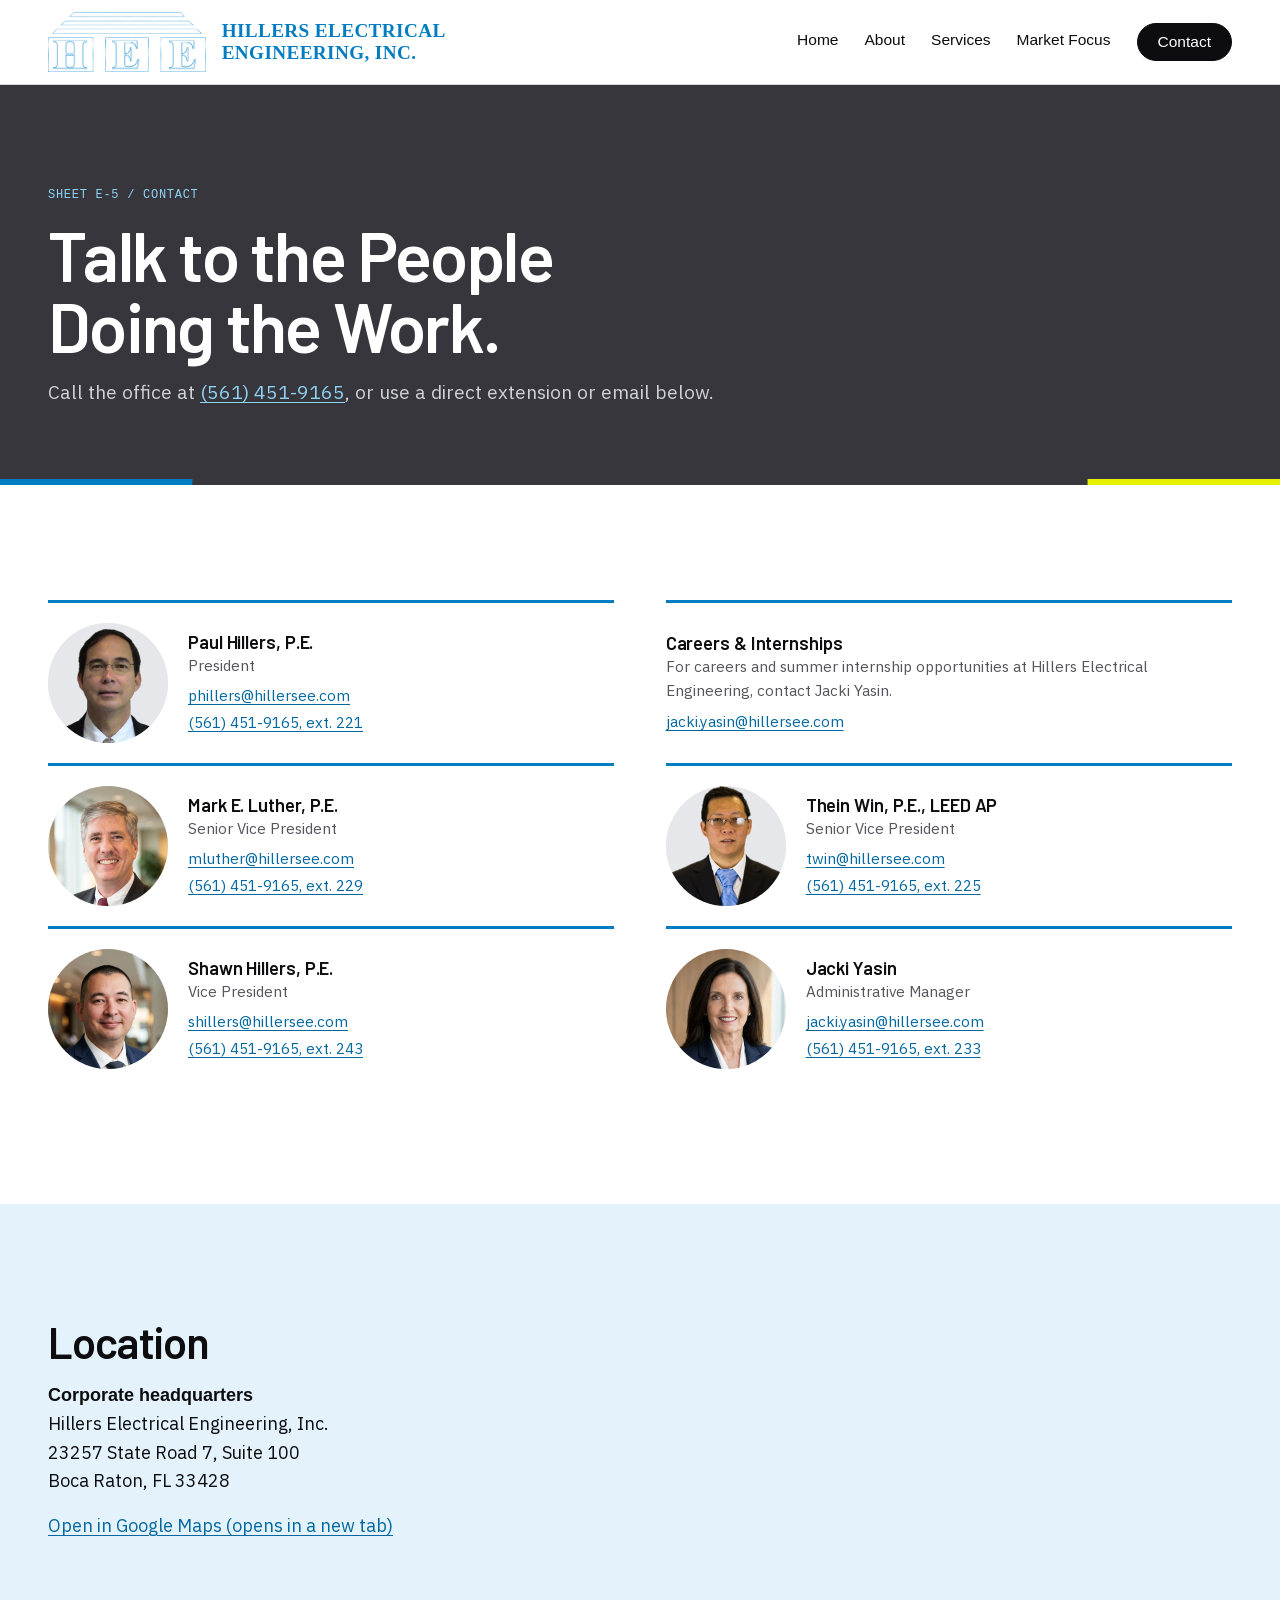
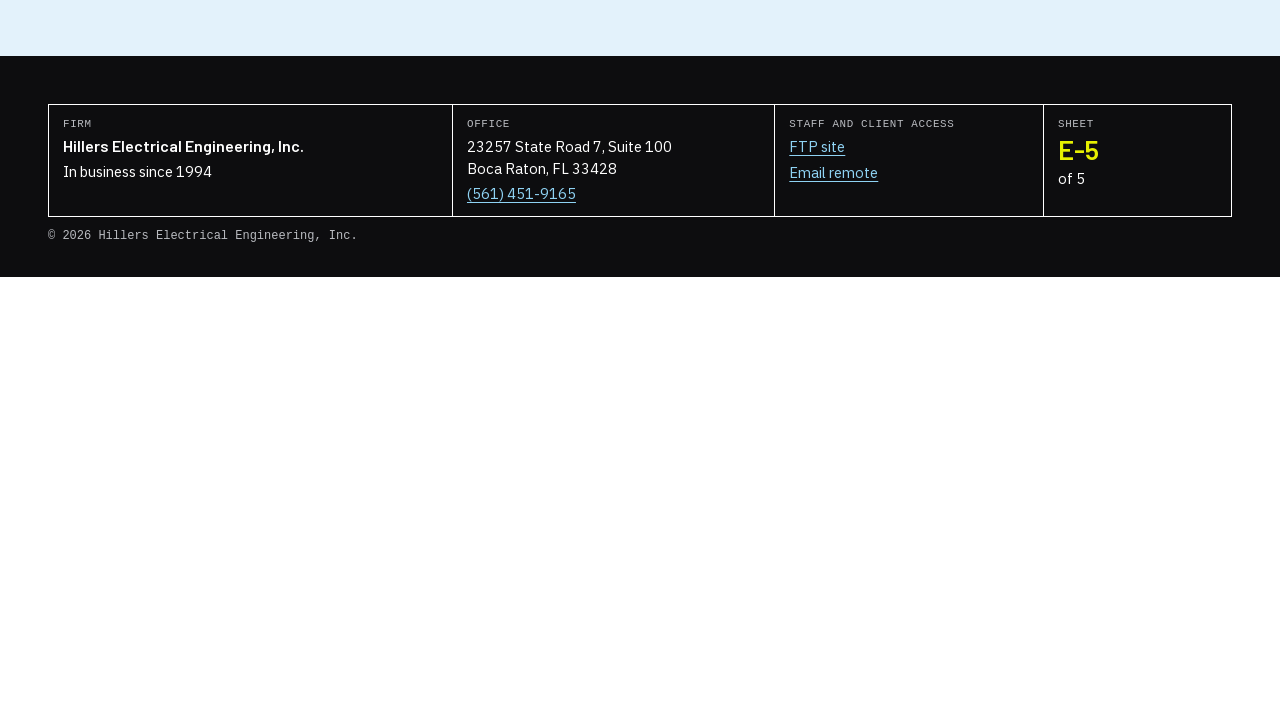
<file: contact.htm>
<!doctype html>
<html lang="en"><head><meta charset="utf-8"><title>Hillers Electrical Engineering</title>
<meta http-equiv="refresh" content="0; url=contact.html"><link rel="canonical" href="https://www.hillersee.com/contact.html"><meta name="robots" content="noindex">
</head><body><p>This page has moved to <a href="contact.html">https://www.hillersee.com/contact.html</a>.</p></body></html>
</file>
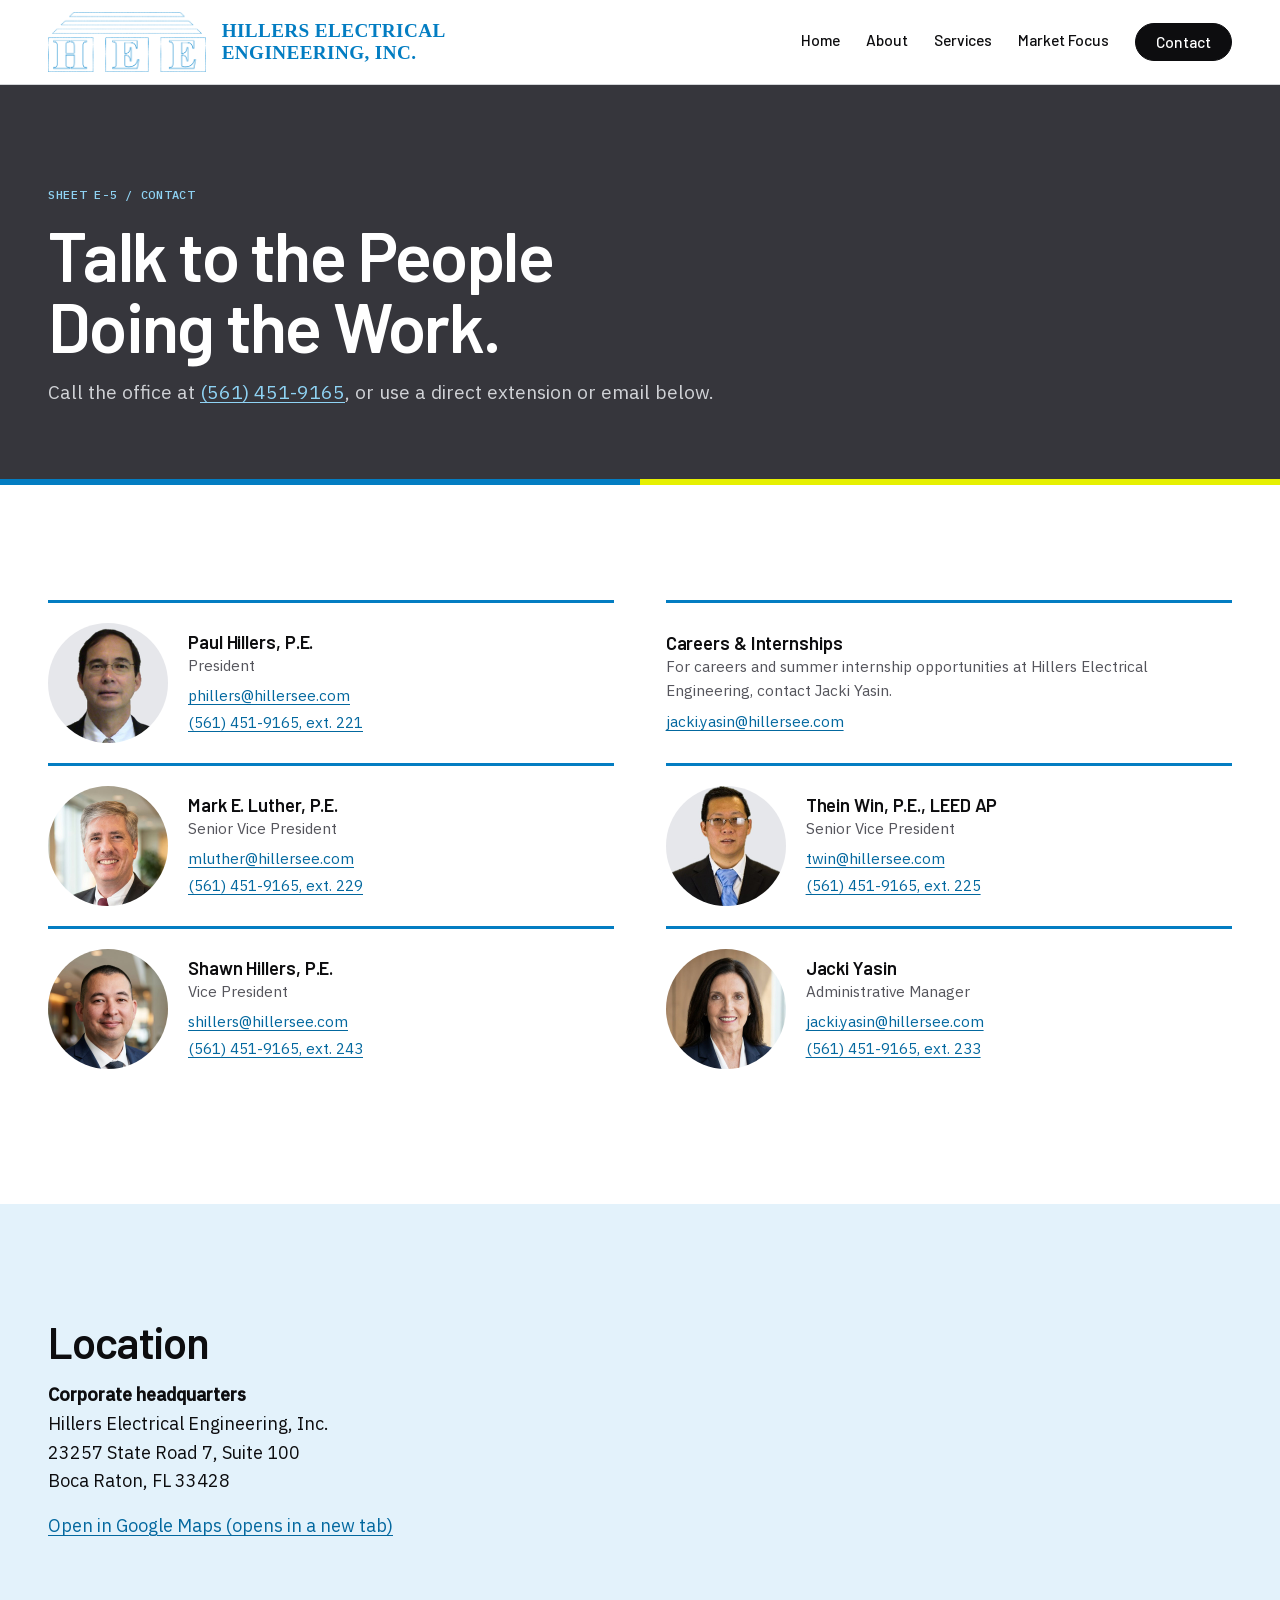
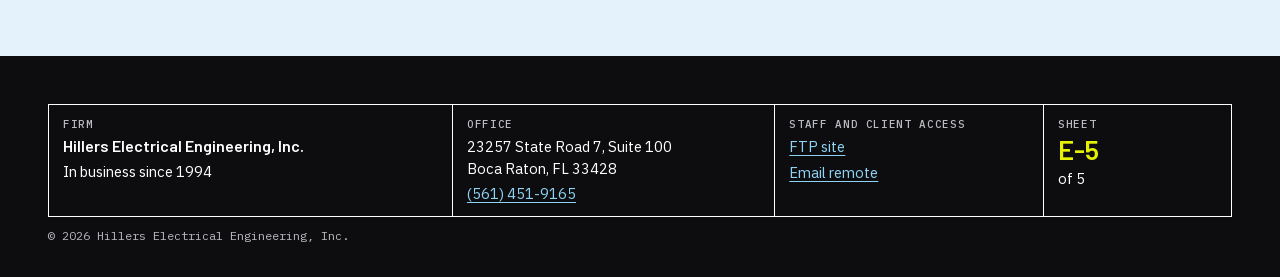
<file: contact.html>
<!doctype html>
<html lang="en">
<head>
<meta charset="utf-8">
<meta name="viewport" content="width=device-width, initial-scale=1, viewport-fit=cover">
<title>Contact | Hillers Electrical Engineering</title>
<meta name="description" content="Direct phone extensions and email for the principals of Hillers Electrical Engineering, 23257 State Road 7, Suite 100, Boca Raton, FL 33428.">
<link rel="canonical" href="https://www.hillersee.com/contact.html">
<link rel="icon" href="favicon.svg" type="image/svg+xml">
<meta name="theme-color" content="#36363c">
<meta property="og:type" content="website">
<meta property="og:site_name" content="Hillers Electrical Engineering, Inc.">
<meta property="og:title" content="Contact | Hillers Electrical Engineering">
<meta property="og:description" content="Direct phone extensions and email for the principals of Hillers Electrical Engineering, 23257 State Road 7, Suite 100, Boca Raton, FL 33428.">
<meta property="og:url" content="https://www.hillersee.com/contact.html">
<meta property="og:image" content="https://www.hillersee.com/img/og.jpg">
<meta property="og:image:width" content="1200">
<meta property="og:image:height" content="630">
<meta name="twitter:card" content="summary_large_image">
<link rel="preload" href="fonts/barlow-600.woff2" as="font" type="font/woff2" crossorigin>
<link rel="preload" href="fonts/ibm-plex-sans-400.woff2" as="font" type="font/woff2" crossorigin>
<link rel="stylesheet" href="css/site.css">
</head>
<body>
<a class="skip" href="#main">Skip to content</a>
<header class="site-head band"><div class="wrap">
  <a class="brand" href="index.html"><img src="img/logo.png" alt="" width="720" height="274"><span>Hillers Electrical<br>Engineering, Inc.</span></a>
  <nav class="site-nav" aria-label="Main"><a class="nav-cta" href="contact.html" aria-current="page">Contact</a><details class="menu"><summary aria-label="Menu"><span class="bars" aria-hidden="true"><i></i><i></i><i></i></span></summary></details><ul><li><a href="index.html">Home</a></li><li><a href="about.html">About</a></li><li><a href="services.html">Services</a></li><li><a href="market-focus.html">Market Focus</a></li></ul></nav>
</div></header>
<main id="main">
<section class="page-head band"><div class="wrap stack">
  <p class="label">Sheet E-5 / Contact</p>
  <h1>Talk to the People Doing the Work.</h1>
  <p class="lede">Call the office at <a href="tel:+15614519165">(561) 451-9165</a>, or use a direct extension or email below.</p>
</div></section>
<section class="band"><div class="wrap">
  <ul class="people"><li class="person"><img src="img/paul-hillers.jpg" alt="Portrait of Paul Hillers, P.E." width="120" height="120">
    <div><h2>Paul Hillers, P.E.</h2><p class="role">President</p><p class="lines"><a href="mailto:phillers@hillersee.com">phillers@hillersee.com</a><a href="tel:+15614519165,221">(561) 451-9165, ext. 221</a></p></div></li>
    <li class="person person-note"><div><h2>Careers &amp; Internships</h2><p class="role">For careers and summer internship opportunities at Hillers Electrical Engineering, contact Jacki Yasin.</p><p class="lines"><a href="mailto:jacki.yasin@hillersee.com">jacki.yasin@hillersee.com</a></p></div></li>
    <li class="person"><img src="img/mark-luther.jpg" alt="Portrait of Mark E. Luther, P.E." width="120" height="120">
    <div><h2>Mark E. Luther, P.E.</h2><p class="role">Senior Vice President</p><p class="lines"><a href="mailto:mluther@hillersee.com">mluther@hillersee.com</a><a href="tel:+15614519165,229">(561) 451-9165, ext. 229</a></p></div></li>
    <li class="person"><img src="img/thein-win.jpg" alt="Portrait of Thein Win, P.E., LEED AP" width="120" height="120">
    <div><h2>Thein Win, P.E., LEED AP</h2><p class="role">Senior Vice President</p><p class="lines"><a href="mailto:twin@hillersee.com">twin@hillersee.com</a><a href="tel:+15614519165,225">(561) 451-9165, ext. 225</a></p></div></li>
    <li class="person"><img src="img/shawn-hillers.jpg" alt="Portrait of Shawn Hillers, P.E." width="120" height="120">
    <div><h2>Shawn Hillers, P.E.</h2><p class="role">Vice President</p><p class="lines"><a href="mailto:shillers@hillersee.com">shillers@hillersee.com</a><a href="tel:+15614519165,243">(561) 451-9165, ext. 243</a></p></div></li>
    <li class="person"><img src="img/jacki-yasin.jpg" alt="Portrait of Jacki Yasin" width="120" height="120">
    <div><h2>Jacki Yasin</h2><p class="role">Administrative Manager</p><p class="lines"><a href="mailto:jacki.yasin@hillersee.com">jacki.yasin@hillersee.com</a><a href="tel:+15614519165,233">(561) 451-9165, ext. 233</a></p></div></li>
  </ul>
</div></section>
<section class="band tinted-blue" id="location"><div class="wrap stack">
  <h2>Location</h2>
  <p><strong>Corporate headquarters</strong><br>Hillers Electrical Engineering, Inc.<br>23257 State Road 7, Suite 100<br>Boca Raton, FL 33428</p>
  <p><a href="https://www.google.com/maps/search/?api=1&amp;query=23257+State+Road+7+Suite+100+Boca+Raton+FL+33428" target="_blank" rel="noopener">Open in Google Maps (opens in a new tab)</a></p>
</div></section>

</main>
<footer class="title-block band"><div class="wrap">
  <div class="tb">
    <div><span class="label">Firm</span><strong>Hillers Electrical Engineering, Inc.</strong><span>In business since 1994</span></div>
    <div><span class="label">Office</span><span>23257 State Road 7, Suite 100<br>Boca Raton, FL 33428</span><a href="tel:+15614519165">(561) 451-9165</a></div>
    <div><span class="label">Staff and client access</span><a href="http://ftp.hillersee.com">FTP site</a><a href="https://outlook.office.com">Email remote</a></div>
    <div><span class="label">Sheet</span><span class="sheet">E-5</span><span>of 5</span></div>
  </div>
  <p class="fine">&copy; 2026 Hillers Electrical Engineering, Inc.</p>
</div></footer>
</body>
</html>
</file>
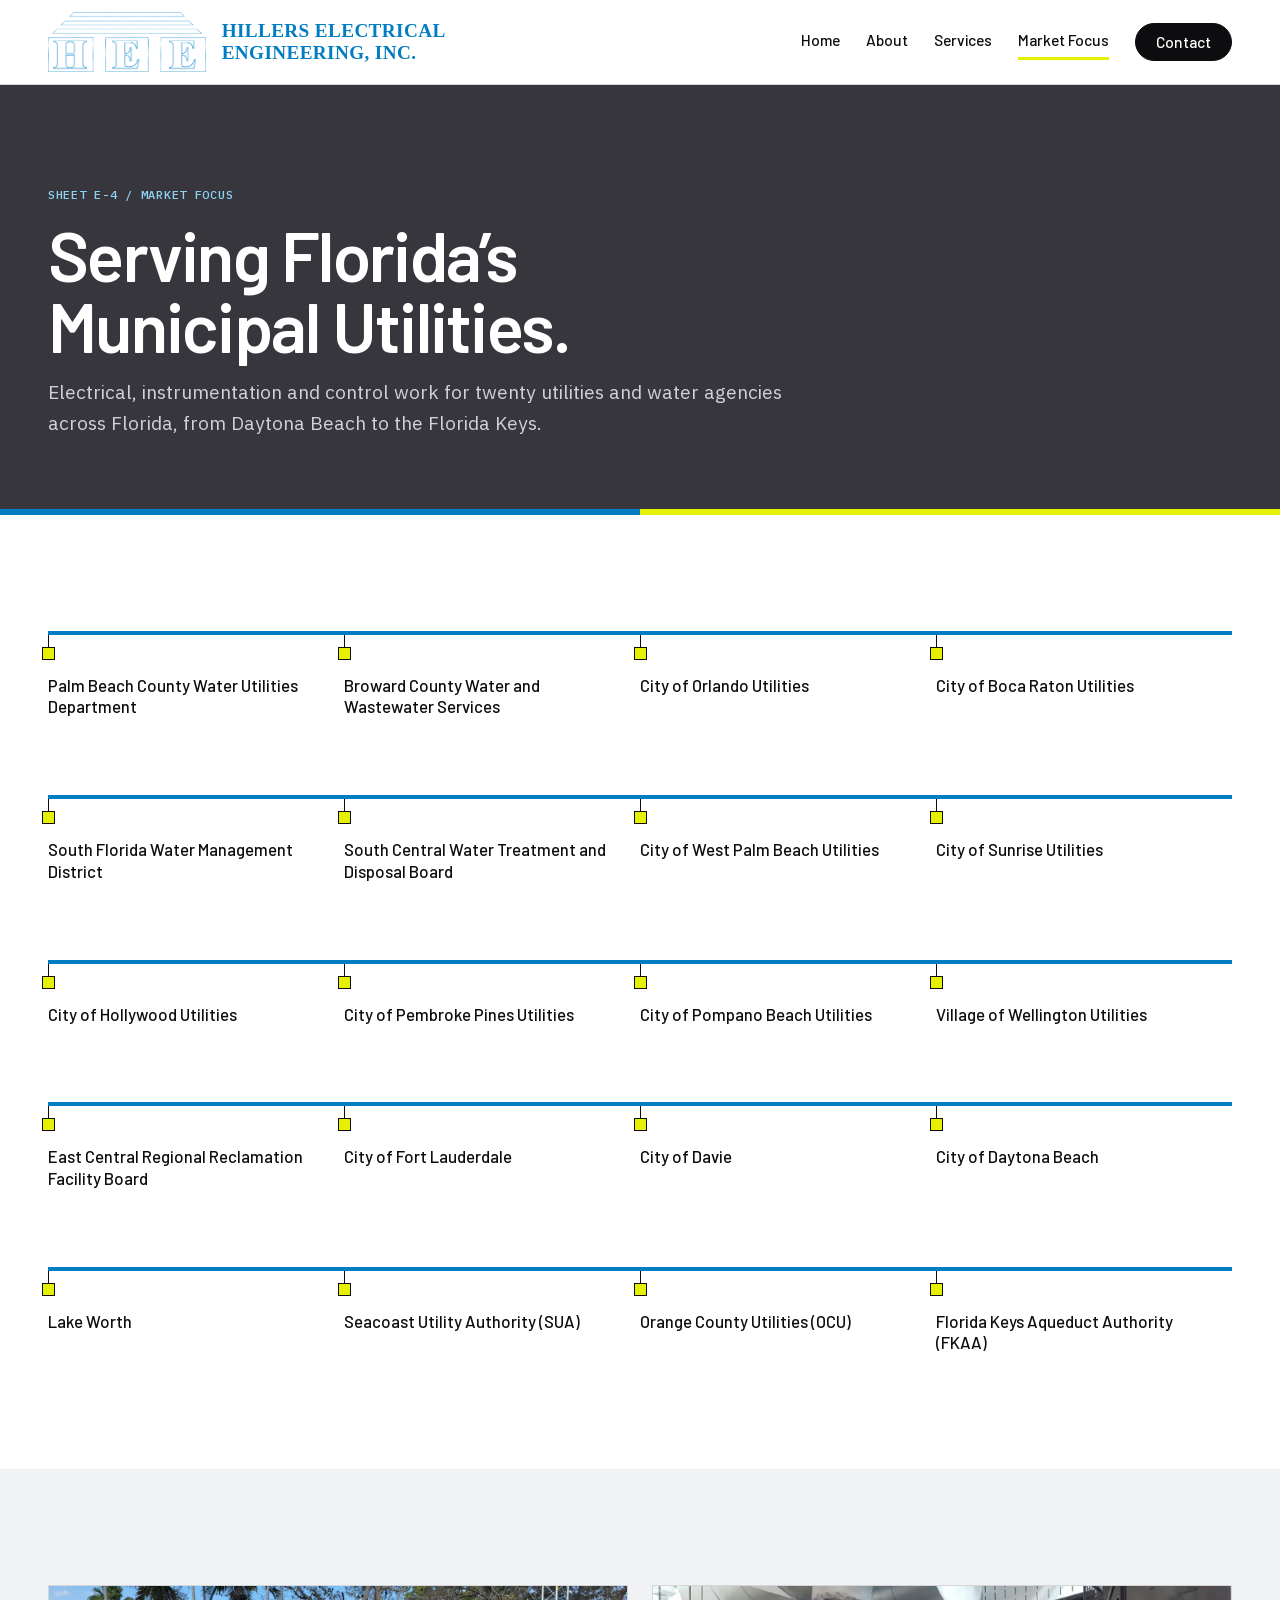
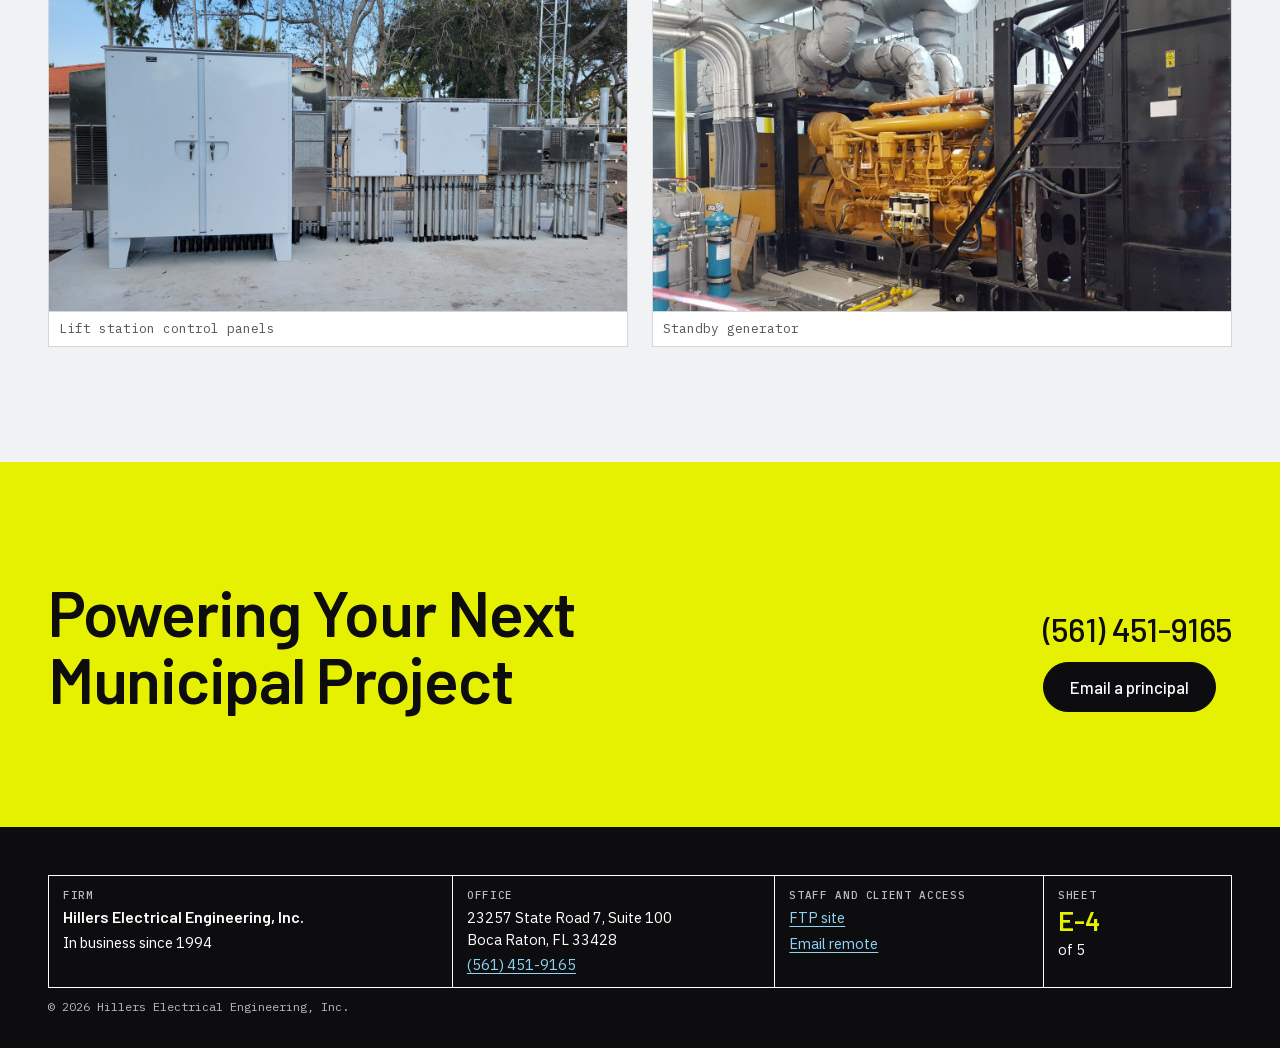
<file: market-focus.html>
<!doctype html>
<html lang="en">
<head>
<meta charset="utf-8">
<meta name="viewport" content="width=device-width, initial-scale=1, viewport-fit=cover">
<title>Market Focus | Hillers Electrical Engineering</title>
<meta name="description" content="Twenty Florida utilities and water agencies served by Hillers Electrical Engineering, including Palm Beach County, Broward County, the City of Orlando and the South Florida Water Management District.">
<link rel="canonical" href="https://www.hillersee.com/market-focus.html">
<link rel="icon" href="favicon.svg" type="image/svg+xml">
<meta name="theme-color" content="#36363c">
<meta property="og:type" content="website">
<meta property="og:site_name" content="Hillers Electrical Engineering, Inc.">
<meta property="og:title" content="Market Focus | Hillers Electrical Engineering">
<meta property="og:description" content="Twenty Florida utilities and water agencies served by Hillers Electrical Engineering, including Palm Beach County, Broward County, the City of Orlando and the South Florida Water Management District.">
<meta property="og:url" content="https://www.hillersee.com/market-focus.html">
<meta property="og:image" content="https://www.hillersee.com/img/og.jpg">
<meta property="og:image:width" content="1200">
<meta property="og:image:height" content="630">
<meta name="twitter:card" content="summary_large_image">
<link rel="preload" href="fonts/barlow-600.woff2" as="font" type="font/woff2" crossorigin>
<link rel="preload" href="fonts/ibm-plex-sans-400.woff2" as="font" type="font/woff2" crossorigin>
<link rel="stylesheet" href="css/site.css">
</head>
<body>
<a class="skip" href="#main">Skip to content</a>
<header class="site-head band"><div class="wrap">
  <a class="brand" href="index.html"><img src="img/logo.png" alt="" width="720" height="274"><span>Hillers Electrical<br>Engineering, Inc.</span></a>
  <nav class="site-nav" aria-label="Main"><a class="nav-cta" href="contact.html">Contact</a><details class="menu"><summary aria-label="Menu"><span class="bars" aria-hidden="true"><i></i><i></i><i></i></span></summary></details><ul><li><a href="index.html">Home</a></li><li><a href="about.html">About</a></li><li><a href="services.html">Services</a></li><li><a href="market-focus.html" aria-current="page">Market Focus</a></li></ul></nav>
</div></header>
<main id="main">
<section class="page-head band"><div class="wrap stack">
  <p class="label">Sheet E-4 / Market Focus</p>
  <h1>Serving Florida’s Municipal Utilities.</h1>
  <p class="lede">Electrical, instrumentation and control work for twenty utilities and water agencies across Florida, from Daytona Beach to the Florida Keys.</p>
</div></section>
<section class="band ruled"><div class="wrap stack">
  <ul class="feeders"><li>Palm Beach County Water Utilities Department</li><li>Broward County Water and Wastewater Services</li><li>City of Orlando Utilities</li><li>City of Boca Raton Utilities</li><li>South Florida Water Management District</li><li>South Central Water Treatment and Disposal Board</li><li>City of West Palm Beach Utilities</li><li>City of Sunrise Utilities</li><li>City of Hollywood Utilities</li><li>City of Pembroke Pines Utilities</li><li>City of Pompano Beach Utilities</li><li>Village of Wellington Utilities</li><li>East Central Regional Reclamation Facility Board</li><li>City of Fort Lauderdale</li><li>City of Davie</li><li>City of Daytona Beach</li><li>Lake Worth</li><li>Seacoast Utility Authority (SUA)</li><li>Orange County Utilities (OCU)</li><li>Florida Keys Aqueduct Authority (FKAA)</li></ul>
</div></section>
<section class="band tinted"><div class="wrap">
  <div class="plates-2">
    <figure class="plate"><div class="zoom"><img src="img/lift-station.jpg" alt="Lift station control panels and conduit on a concrete pad" width="1400" height="788" loading="lazy"></div><figcaption>Lift station control panels</figcaption></figure>
    <figure class="plate"><div class="zoom"><img src="img/generator.jpg" alt="Large diesel standby generator installed indoors" width="1400" height="788" loading="lazy"></div><figcaption>Standby generator</figcaption></figure>
  </div>
</div></section>
<section class="cta band"><div class="wrap">
  <h2>Powering Your Next Municipal Project</h2>
  <div class="cta-actions"><a class="cta-phone" href="tel:+15614519165">(561) 451-9165</a><a class="btn" href="contact.html">Email a principal</a></div>
</div></section>
</main>
<footer class="title-block band"><div class="wrap">
  <div class="tb">
    <div><span class="label">Firm</span><strong>Hillers Electrical Engineering, Inc.</strong><span>In business since 1994</span></div>
    <div><span class="label">Office</span><span>23257 State Road 7, Suite 100<br>Boca Raton, FL 33428</span><a href="tel:+15614519165">(561) 451-9165</a></div>
    <div><span class="label">Staff and client access</span><a href="http://ftp.hillersee.com">FTP site</a><a href="https://outlook.office.com">Email remote</a></div>
    <div><span class="label">Sheet</span><span class="sheet">E-4</span><span>of 5</span></div>
  </div>
  <p class="fine">&copy; 2026 Hillers Electrical Engineering, Inc.</p>
</div></footer>
</body>
</html>
</file>
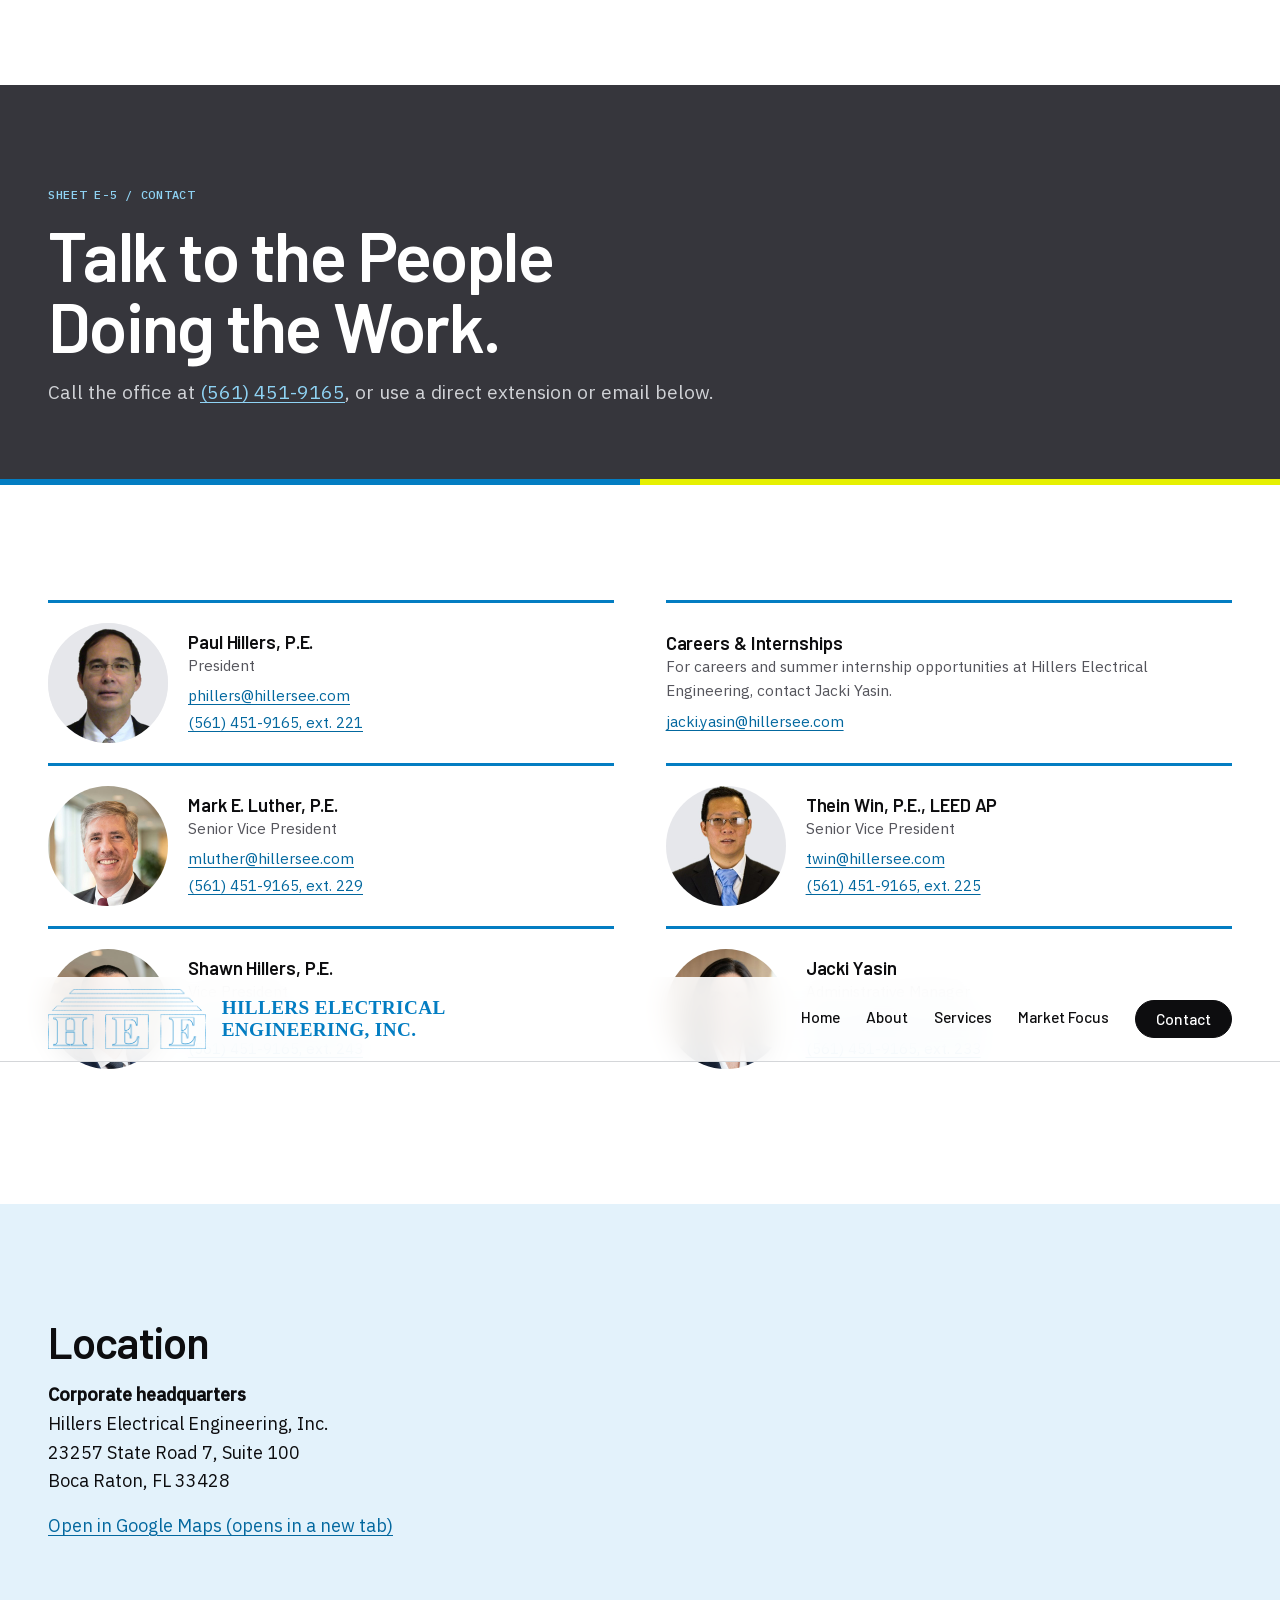
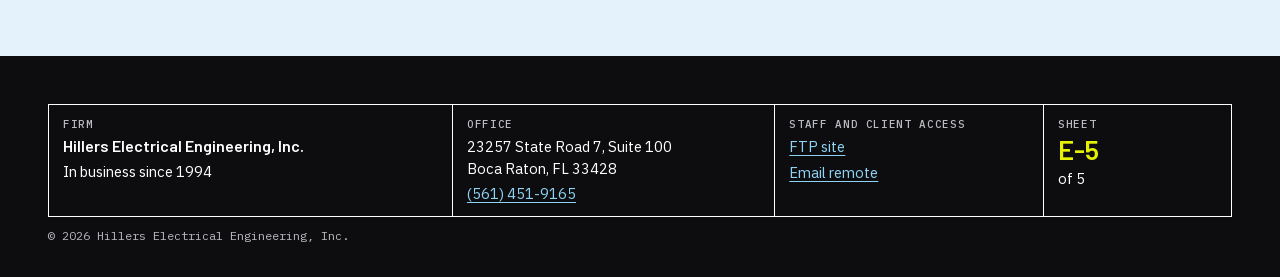
<file: offices.htm>
<!doctype html>
<html lang="en"><head><meta charset="utf-8"><title>Hillers Electrical Engineering</title>
<meta http-equiv="refresh" content="0; url=contact.html#location"><link rel="canonical" href="https://www.hillersee.com/contact.html"><meta name="robots" content="noindex">
</head><body><p>This page has moved to <a href="contact.html#location">https://www.hillersee.com/contact.html</a>.</p></body></html>
</file>
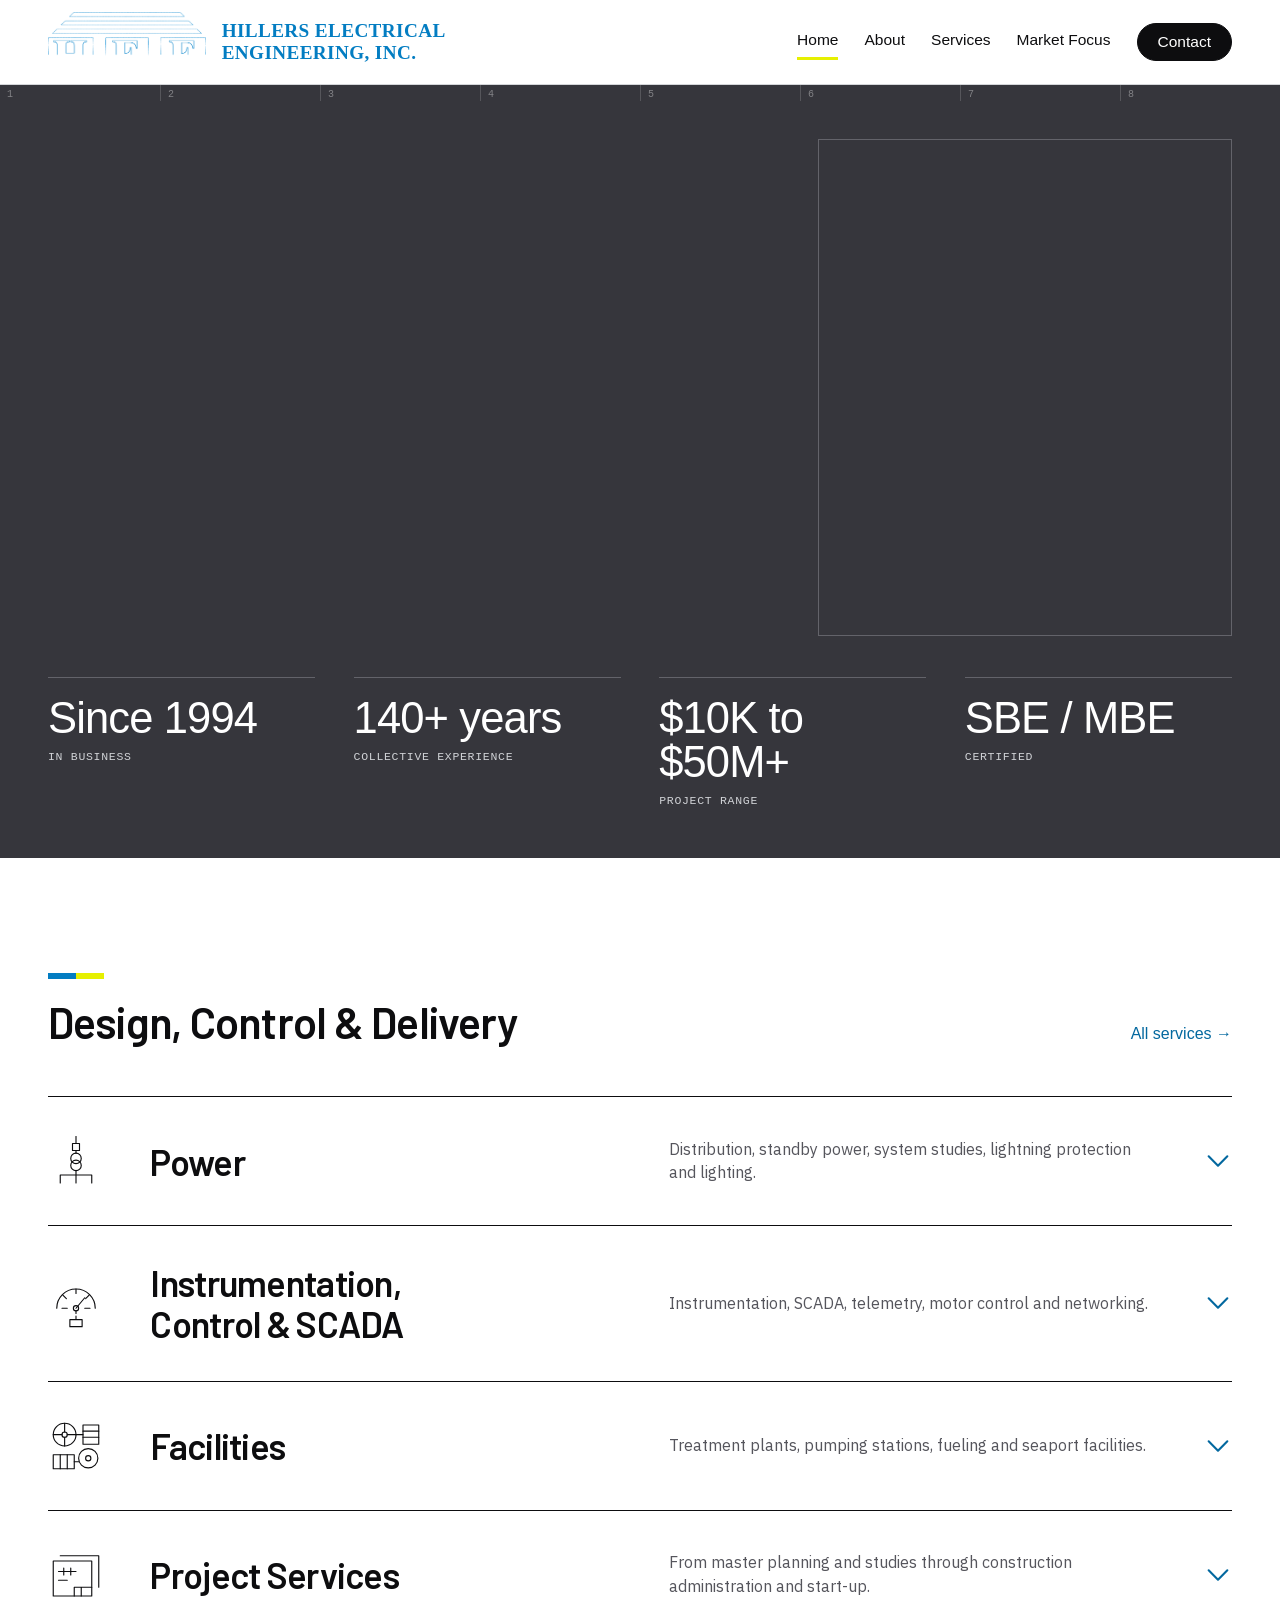
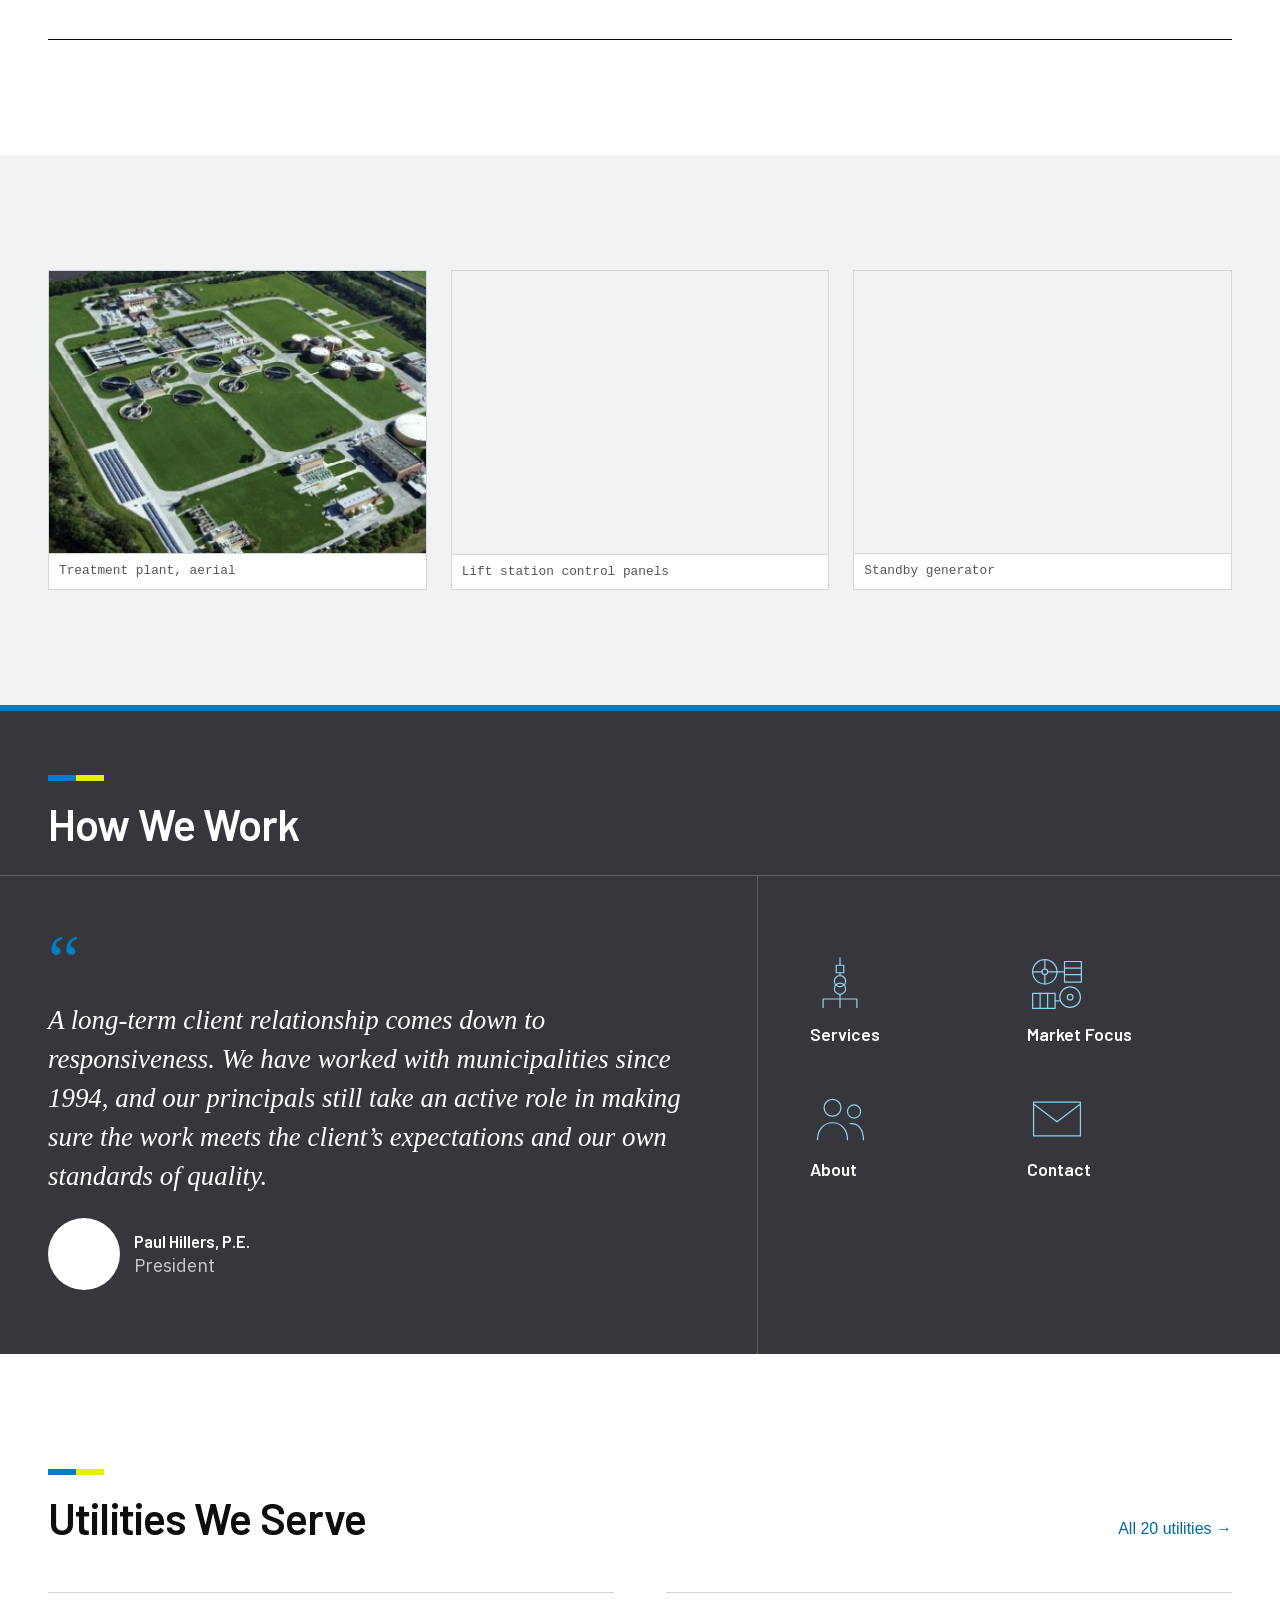
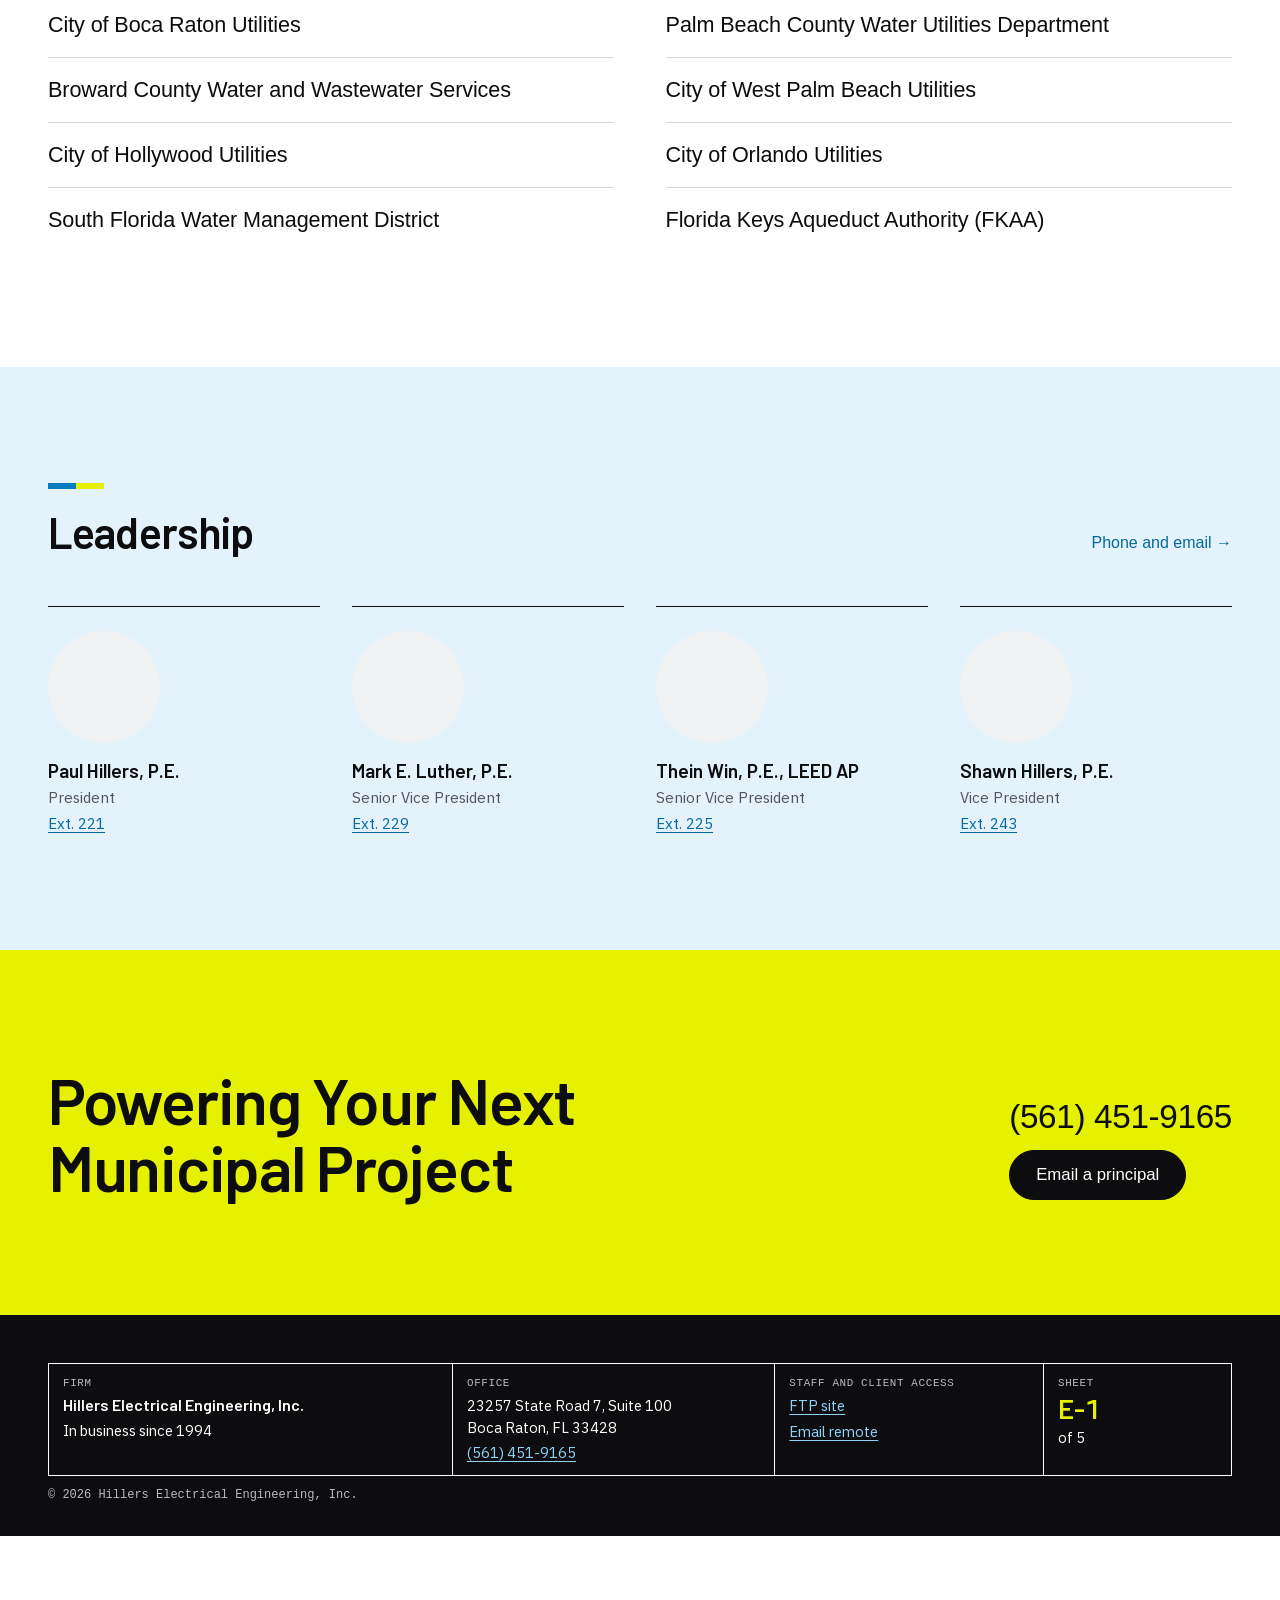
<file: projects.html>
<!doctype html>
<html lang="en"><head><meta charset="utf-8"><title>Hillers Electrical Engineering</title>
<meta http-equiv="refresh" content="0; url=index.html"><link rel="canonical" href="https://www.hillersee.com/index.html"><meta name="robots" content="noindex">
</head><body><p>This page has moved to <a href="index.html">https://www.hillersee.com/index.html</a>.</p></body></html>
</file>
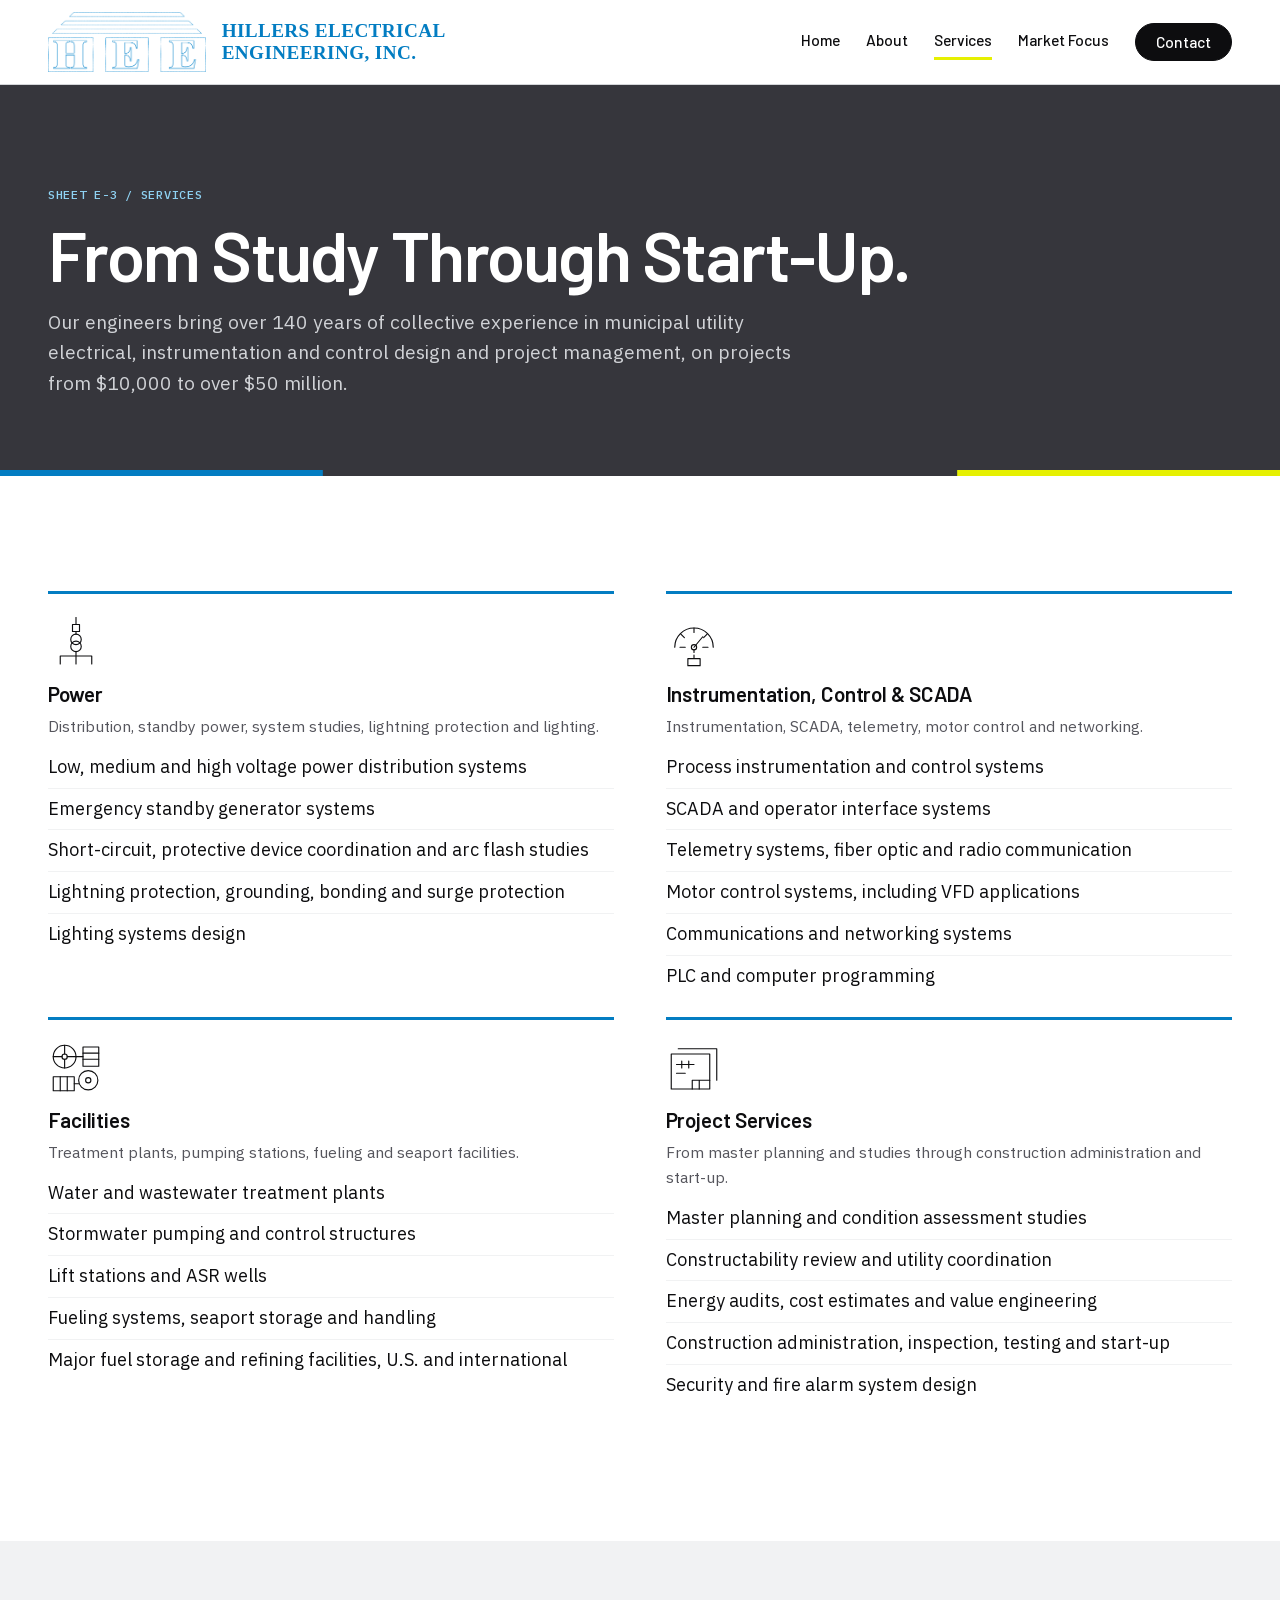
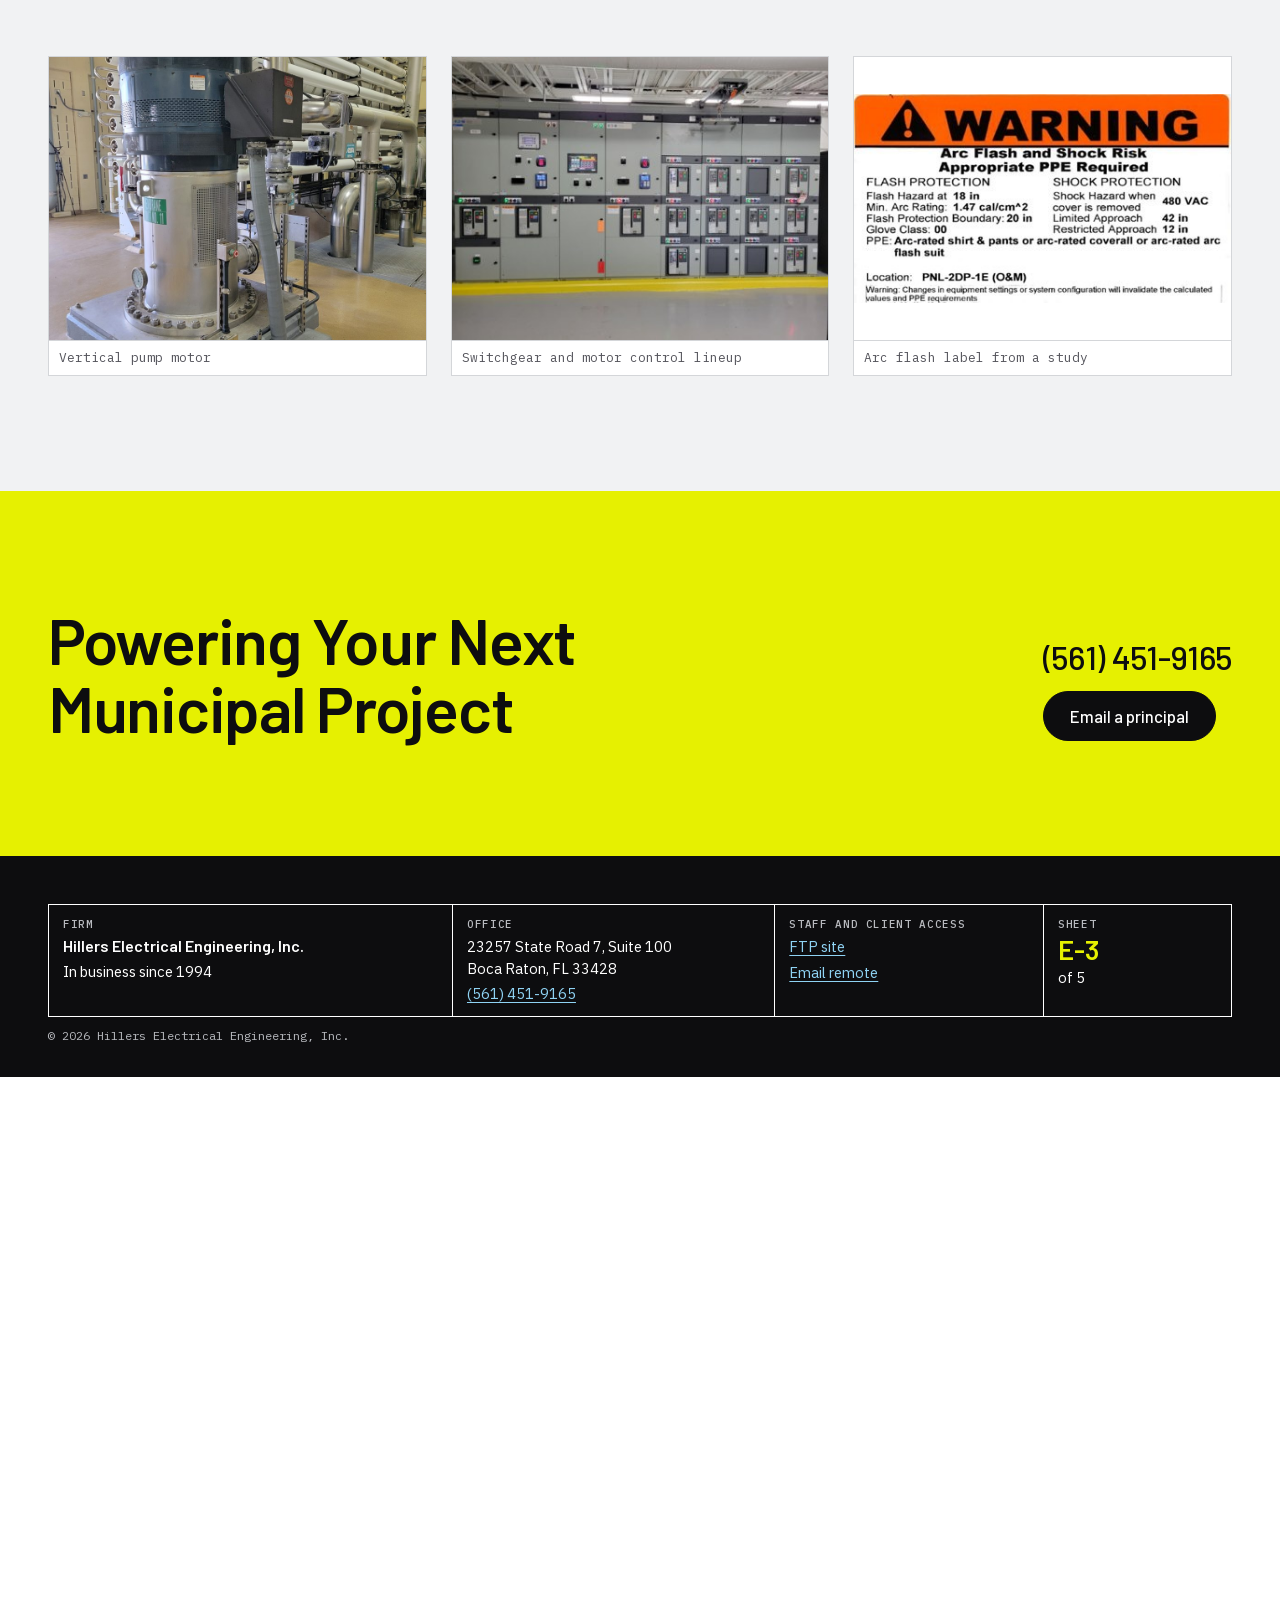
<file: services.htm>
<!doctype html>
<html lang="en"><head><meta charset="utf-8"><title>Hillers Electrical Engineering</title>
<meta http-equiv="refresh" content="0; url=services.html"><link rel="canonical" href="https://www.hillersee.com/services.html"><meta name="robots" content="noindex">
</head><body><p>This page has moved to <a href="services.html">https://www.hillersee.com/services.html</a>.</p></body></html>
</file>
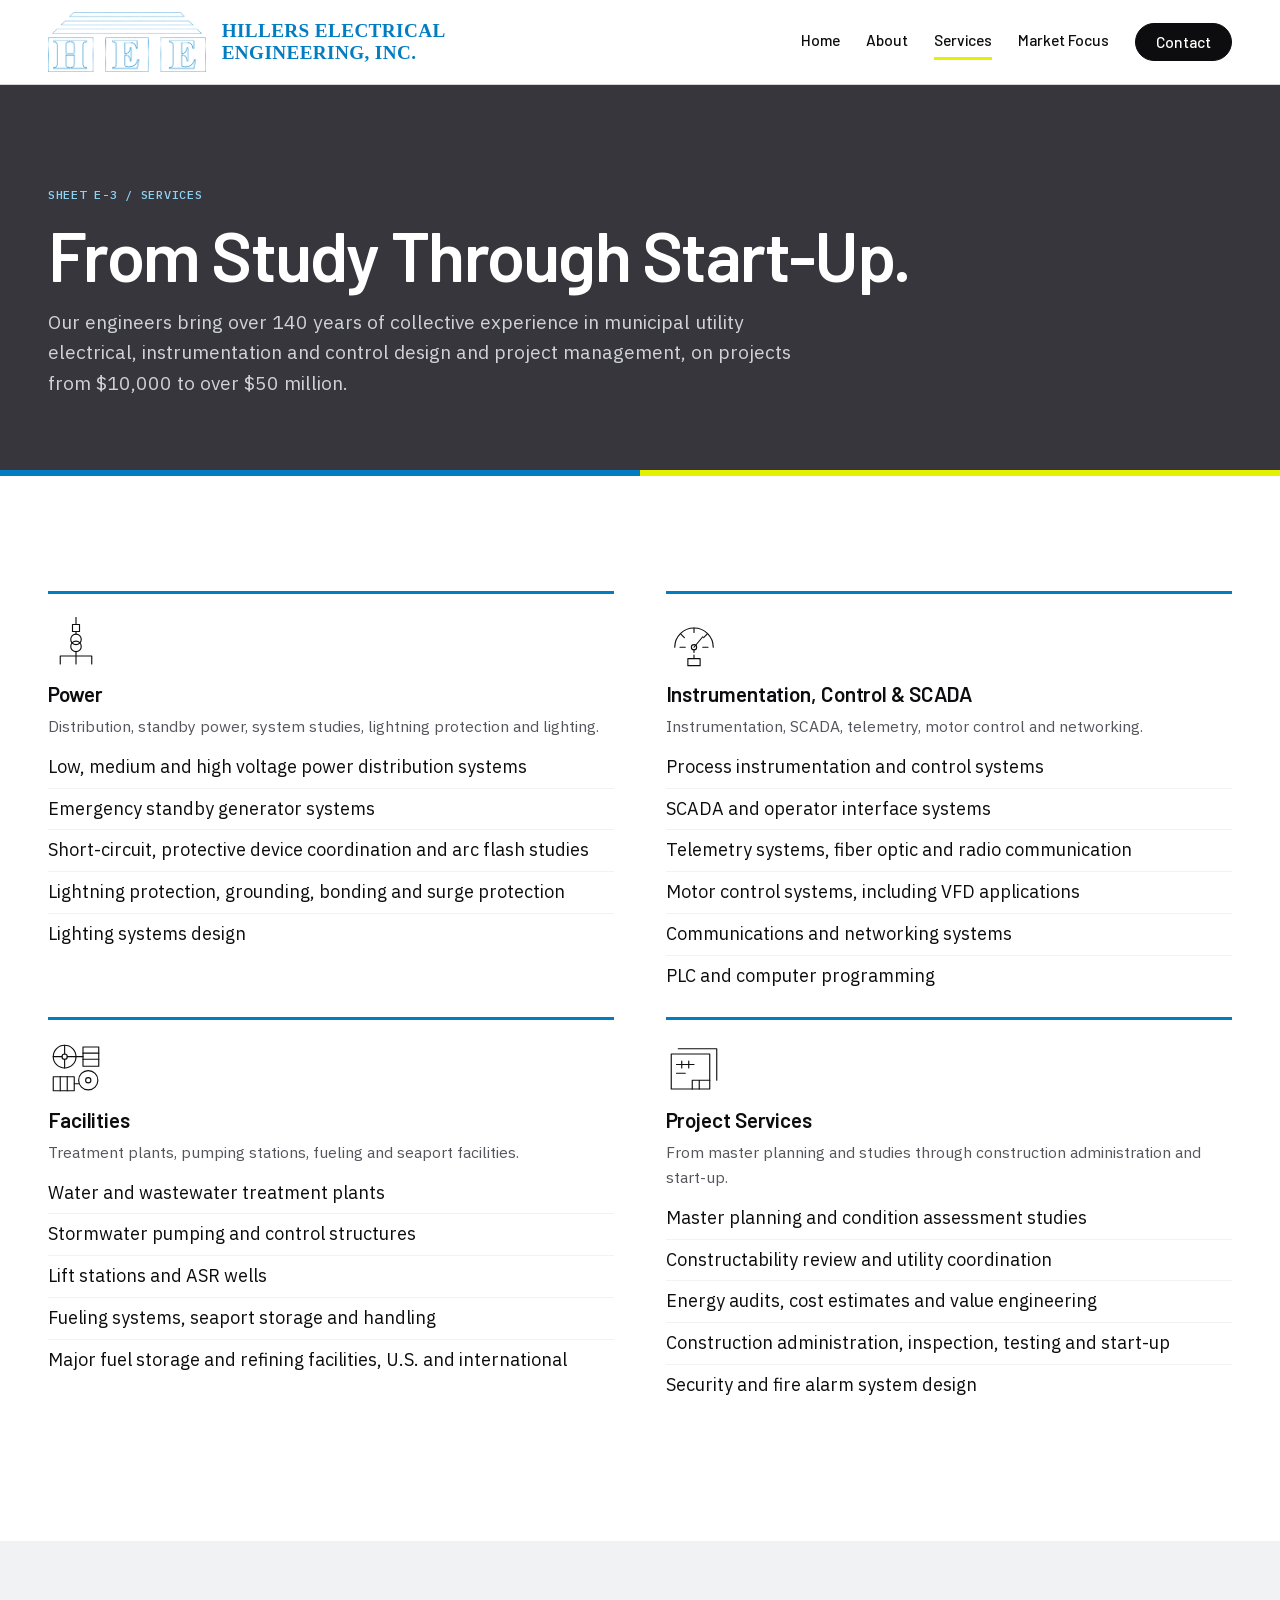
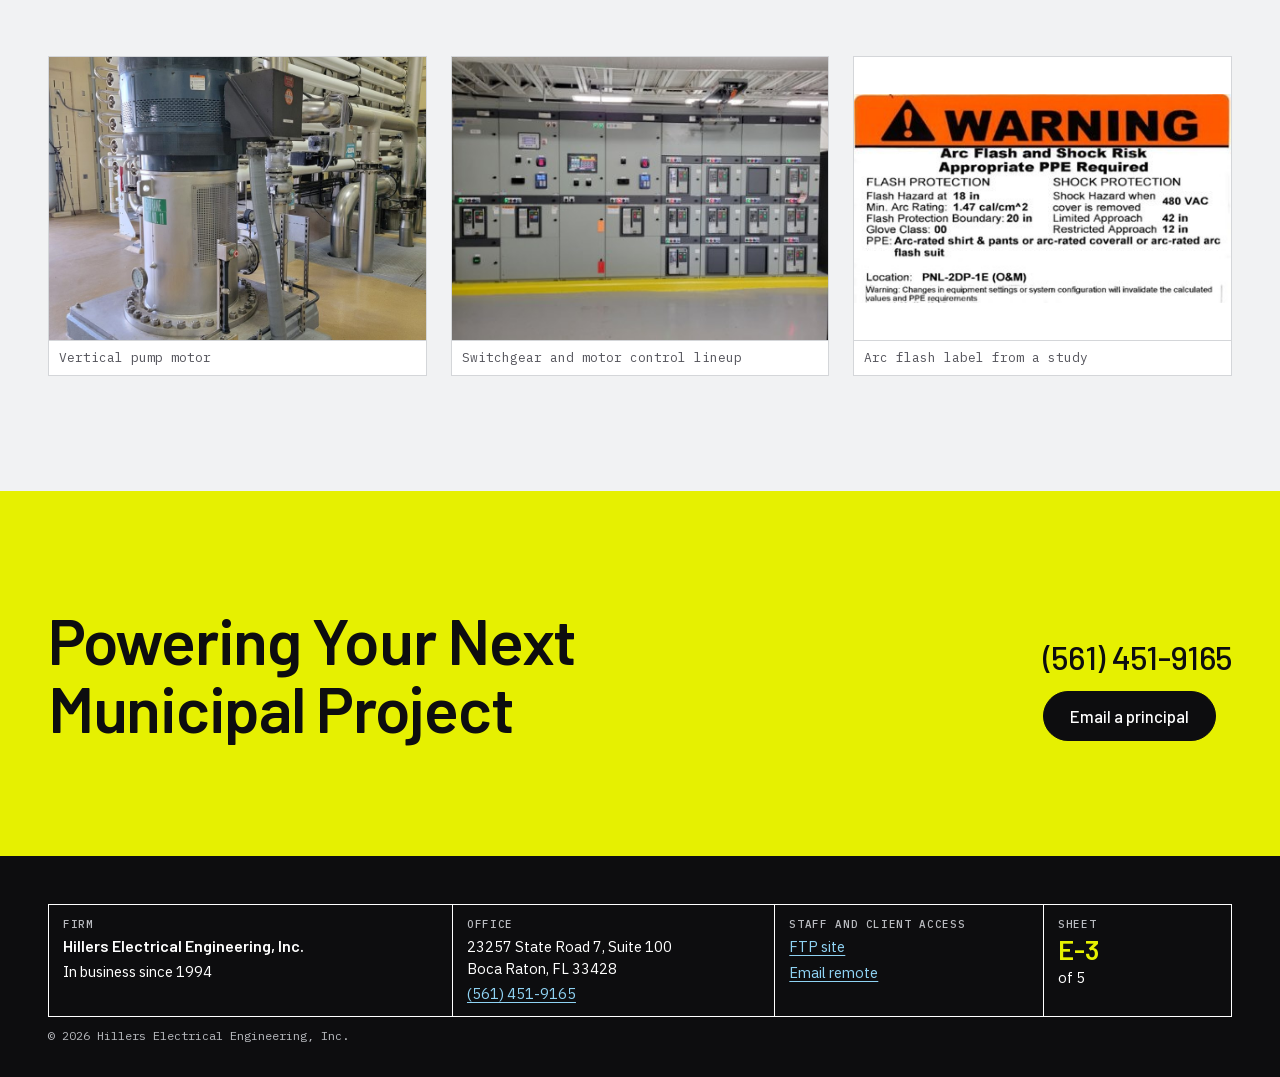
<file: services.html>
<!doctype html>
<html lang="en">
<head>
<meta charset="utf-8">
<meta name="viewport" content="width=device-width, initial-scale=1, viewport-fit=cover">
<title>Services | Hillers Electrical Engineering</title>
<meta name="description" content="Power, instrumentation, control and SCADA design, lightning protection, telemetry, networking, lighting and project services for water, wastewater, stormwater, fueling and seaport facilities.">
<link rel="canonical" href="https://www.hillersee.com/services.html">
<link rel="icon" href="favicon.svg" type="image/svg+xml">
<meta name="theme-color" content="#36363c">
<meta property="og:type" content="website">
<meta property="og:site_name" content="Hillers Electrical Engineering, Inc.">
<meta property="og:title" content="Services | Hillers Electrical Engineering">
<meta property="og:description" content="Power, instrumentation, control and SCADA design, lightning protection, telemetry, networking, lighting and project services for water, wastewater, stormwater, fueling and seaport facilities.">
<meta property="og:url" content="https://www.hillersee.com/services.html">
<meta property="og:image" content="https://www.hillersee.com/img/og.jpg">
<meta property="og:image:width" content="1200">
<meta property="og:image:height" content="630">
<meta name="twitter:card" content="summary_large_image">
<link rel="preload" href="fonts/barlow-600.woff2" as="font" type="font/woff2" crossorigin>
<link rel="preload" href="fonts/ibm-plex-sans-400.woff2" as="font" type="font/woff2" crossorigin>
<link rel="stylesheet" href="css/site.css">
</head>
<body>
<a class="skip" href="#main">Skip to content</a>
<header class="site-head band"><div class="wrap">
  <a class="brand" href="index.html"><img src="img/logo.png" alt="" width="720" height="274"><span>Hillers Electrical<br>Engineering, Inc.</span></a>
  <nav class="site-nav" aria-label="Main"><a class="nav-cta" href="contact.html">Contact</a><details class="menu"><summary aria-label="Menu"><span class="bars" aria-hidden="true"><i></i><i></i><i></i></span></summary></details><ul><li><a href="index.html">Home</a></li><li><a href="about.html">About</a></li><li><a href="services.html" aria-current="page">Services</a></li><li><a href="market-focus.html">Market Focus</a></li></ul></nav>
</div></header>
<main id="main">
<section class="page-head band"><div class="wrap stack">
  <p class="label">Sheet E-3 / Services</p>
  <h1>From Study Through Start-Up.</h1>
  <p class="lede">Our engineers bring over 140 years of collective experience in municipal utility electrical, instrumentation and control design and project management, on projects from $10,000 to over $50 million.</p>
</div></section>
<section class="band ruled"><div class="wrap">
  <div class="groups"><section class="group" id="power"><svg class="icon" viewBox="0 0 64 64" aria-hidden="true" focusable="false"><path d="M32 4v8"/><rect x="28" y="12" width="8" height="8"/><path d="M32 20v3"/><circle cx="32" cy="29" r="6"/><circle cx="32" cy="37" r="6"/><path d="M32 43v5M14 48h36M14 48v9M32 48v9M50 48v9"/></svg><h2>Power</h2><p>Distribution, standby power, system studies, lightning protection and lighting.</p><ul class="ticks"><li>Low, medium and high voltage power distribution systems</li><li>Emergency standby generator systems</li><li>Short-circuit, protective device coordination and arc flash studies</li><li>Lightning protection, grounding, bonding and surge protection</li><li>Lighting systems design</li></ul></section><section class="group" id="controls"><svg class="icon" viewBox="0 0 64 64" aria-hidden="true" focusable="false"><path d="M10 38a22 22 0 0 1 44 0"/><path d="M16 38h6M42 38h6M32 16v5M17 23l4 4M47 23l-4 4"/><path d="M32 38l10-12"/><circle cx="32" cy="38" r="3"/><path stroke-dasharray="3 3" d="M32 41v10"/><rect x="25" y="51" width="14" height="8"/></svg><h2>Instrumentation, Control &amp; SCADA</h2><p>Instrumentation, SCADA, telemetry, motor control and networking.</p><ul class="ticks"><li>Process instrumentation and control systems</li><li>SCADA and operator interface systems</li><li>Telemetry systems, fiber optic and radio communication</li><li>Motor control systems, including VFD applications</li><li>Communications and networking systems</li><li>PLC and computer programming</li></ul></section><section class="group" id="facilities"><svg class="icon" viewBox="0 0 64 64" aria-hidden="true" focusable="false"><circle cx="19" cy="19" r="13"/><circle cx="19" cy="19" r="3"/><path d="M6 19h10M22 19h10M19 6v10M19 22v10"/><circle cx="46" cy="46" r="11"/><circle cx="46" cy="46" r="3"/><rect x="40" y="8" width="18" height="22"/><path d="M40 15h18M40 22h18"/><rect x="6" y="42" width="24" height="16"/><path d="M14 42v16M22 42v16"/><path d="M32 19h8M30 50h5"/></svg><h2>Facilities</h2><p>Treatment plants, pumping stations, fueling and seaport facilities.</p><ul class="ticks"><li>Water and wastewater treatment plants</li><li>Stormwater pumping and control structures</li><li>Lift stations and ASR wells</li><li>Fueling systems, seaport storage and handling</li><li>Major fuel storage and refining facilities, U.S. and international</li></ul></section><section class="group" id="project-services"><svg class="icon" viewBox="0 0 64 64" aria-hidden="true" focusable="false"><path d="M14 10h44v36"/><rect x="6" y="16" width="44" height="40"/><path d="M30 46h20M30 46v10M38 46v10"/><path d="M12 28h20M18 24v8M26 24v8"/><path d="M12 38h10"/></svg><h2>Project Services</h2><p>From master planning and studies through construction administration and start-up.</p><ul class="ticks"><li>Master planning and condition assessment studies</li><li>Constructability review and utility coordination</li><li>Energy audits, cost estimates and value engineering</li><li>Construction administration, inspection, testing and start-up</li><li>Security and fire alarm system design</li></ul></section></div>
</div></section>
<section class="band tinted"><div class="wrap">
  <div class="plates-3">
    <figure class="plate"><div class="zoom"><img src="img/pump-motor.jpg" alt="Vertical pump motor at a membrane treatment unit, with process piping behind it" width="900" height="1200"></div><figcaption>Vertical pump motor</figcaption></figure>
    <figure class="plate"><div class="zoom"><img src="img/switchgear.jpg" alt="Lineup of electrical switchgear and motor control sections" width="413" height="309"></div><figcaption>Switchgear and motor control lineup</figcaption></figure>
    <figure class="plate fit"><div class="zoom"><img src="img/arc-flash-label.jpg" alt="Arc flash and shock risk warning label from an arc flash study" width="404" height="224"></div><figcaption>Arc flash label from a study</figcaption></figure>
  </div>
</div></section>
<section class="cta band"><div class="wrap">
  <h2>Powering Your Next Municipal Project</h2>
  <div class="cta-actions"><a class="cta-phone" href="tel:+15614519165">(561) 451-9165</a><a class="btn" href="contact.html">Email a principal</a></div>
</div></section>
</main>
<footer class="title-block band"><div class="wrap">
  <div class="tb">
    <div><span class="label">Firm</span><strong>Hillers Electrical Engineering, Inc.</strong><span>In business since 1994</span></div>
    <div><span class="label">Office</span><span>23257 State Road 7, Suite 100<br>Boca Raton, FL 33428</span><a href="tel:+15614519165">(561) 451-9165</a></div>
    <div><span class="label">Staff and client access</span><a href="http://ftp.hillersee.com">FTP site</a><a href="https://outlook.office.com">Email remote</a></div>
    <div><span class="label">Sheet</span><span class="sheet">E-3</span><span>of 5</span></div>
  </div>
  <p class="fine">&copy; 2026 Hillers Electrical Engineering, Inc.</p>
</div></footer>
</body>
</html>
</file>
<file: css/site.css>
/* Self-hosted Google Fonts, latin subset (OFL). */
@font-face { font-family: 'Barlow'; font-style: normal; font-weight: 500; font-display: swap; src: url('../fonts/barlow-500.woff2') format('woff2'); unicode-range: U+0000-00FF, U+0131, U+0152-0153, U+02BB-02BC, U+02C6, U+02DA, U+02DC, U+0304, U+0308, U+0329, U+2000-206F, U+20AC, U+2122, U+2191, U+2193, U+2212, U+2215, U+FEFF, U+FFFD; }
@font-face { font-family: 'Barlow'; font-style: normal; font-weight: 600; font-display: swap; src: url('../fonts/barlow-600.woff2') format('woff2'); unicode-range: U+0000-00FF, U+0131, U+0152-0153, U+02BB-02BC, U+02C6, U+02DA, U+02DC, U+0304, U+0308, U+0329, U+2000-206F, U+20AC, U+2122, U+2191, U+2193, U+2212, U+2215, U+FEFF, U+FFFD; }
@font-face { font-family: 'IBM Plex Mono'; font-style: normal; font-weight: 400; font-display: swap; src: url('../fonts/ibm-plex-mono-400.woff2') format('woff2'); unicode-range: U+0000-00FF, U+0131, U+0152-0153, U+02BB-02BC, U+02C6, U+02DA, U+02DC, U+0304, U+0308, U+0329, U+2000-206F, U+20AC, U+2122, U+2191, U+2193, U+2212, U+2215, U+FEFF, U+FFFD; }
@font-face { font-family: 'IBM Plex Mono'; font-style: normal; font-weight: 500; font-display: swap; src: url('../fonts/ibm-plex-mono-500.woff2') format('woff2'); unicode-range: U+0000-00FF, U+0131, U+0152-0153, U+02BB-02BC, U+02C6, U+02DA, U+02DC, U+0304, U+0308, U+0329, U+2000-206F, U+20AC, U+2122, U+2191, U+2193, U+2212, U+2215, U+FEFF, U+FFFD; }
@font-face { font-family: 'IBM Plex Sans'; font-style: normal; font-weight: 400; font-display: swap; src: url('../fonts/ibm-plex-sans-400.woff2') format('woff2'); unicode-range: U+0000-00FF, U+0131, U+0152-0153, U+02BB-02BC, U+02C6, U+02DA, U+02DC, U+0304, U+0308, U+0329, U+2000-206F, U+20AC, U+2122, U+2191, U+2193, U+2212, U+2215, U+FEFF, U+FFFD; }
@font-face { font-family: 'IBM Plex Sans'; font-style: normal; font-weight: 500; font-display: swap; src: url('../fonts/ibm-plex-sans-500.woff2') format('woff2'); unicode-range: U+0000-00FF, U+0131, U+0152-0153, U+02BB-02BC, U+02C6, U+02DA, U+02DC, U+0304, U+0308, U+0329, U+2000-206F, U+20AC, U+2122, U+2191, U+2193, U+2212, U+2215, U+FEFF, U+FFFD; }
@font-face { font-family: 'IBM Plex Serif'; font-style: italic; font-weight: 400; font-display: swap; src: url('../fonts/ibm-plex-serif-400-italic.woff2') format('woff2'); unicode-range: U+0000-00FF, U+0131, U+0152-0153, U+02BB-02BC, U+02C6, U+02DA, U+02DC, U+0304, U+0308, U+0329, U+2000-206F, U+20AC, U+2122, U+2191, U+2193, U+2212, U+2215, U+FEFF, U+FFFD; }

/* Hillers Electrical Engineering. Concept: a drawing sheet, modernized. Logo blue and electric yellow
   on charcoal for headers, white and light grey for reading, black for the title block. Single light theme on purpose. */
:root {
  color-scheme: light;
  --logo: #037dc2;       /* sampled from the HEE logo: marks, rules, large shapes */
  --yellow: #E6F001;
  --charcoal: #36363c;
  --black: #0d0d0f;
  --white: #ffffff;
  --light-blue: #e3f2fb;
  --sky: #8fd3f4;        /* light blue for text and links on dark */
  --light-grey: #f1f2f3;
  --paper: var(--white);
  --tint: var(--light-grey);
  --ink: var(--black);
  --muted: #55555c;
  --rule: #d4d6d9;
  --blue: #03689f;       /* logo blue, one step darker so small text and links pass AA on white */
  --blue-logo: var(--logo);
  --display: "Barlow", "Helvetica Neue", Arial, sans-serif;
  --serif: "IBM Plex Serif", Georgia, serif;
  --body: "IBM Plex Sans", "Segoe UI", Arial, sans-serif;
  --mono: "IBM Plex Mono", Consolas, Menlo, monospace;
  --wrap: 1240px;
}
*, *::before, *::after { box-sizing: border-box; }
html { -webkit-text-size-adjust: 100%; }
body {
  margin: 0;
  background: var(--paper);
  color: var(--ink);
  font: 400 17px/1.6 var(--body);
}
img, svg { display: block; max-width: 100%; height: auto; }
a { color: var(--blue); text-underline-offset: 3px; }
a:hover { color: var(--ink); }
:focus-visible { outline: 2px solid var(--blue); outline-offset: 2px; }
h1, h2, h3 { font-family: var(--display); line-height: 1.15; margin: 0; text-wrap: balance; }
h1 { font-size: clamp(2.5rem, 5.4vw, 4.6rem); font-weight: 600; letter-spacing: -0.025em; line-height: 1.02; }
h2 { font-size: clamp(1.9rem, 3.4vw, 2.9rem); font-weight: 600; letter-spacing: -0.02em; line-height: 1.05; }
h3, .group h2, .person h2 { font-size: 1.3rem; font-weight: 600; letter-spacing: -0.005em; line-height: 1.15; }
[id] { scroll-margin-top: 96px; }
p { margin: 0; max-width: 65ch; }
ul { margin: 0; padding: 0; list-style: none; }

/* Dark sections re-point the tokens, so everything inside follows */
.hero, .page-head { --paper: var(--charcoal); --ink: var(--white); --muted: #d0d2d6; --rule: #63636a; --blue: var(--sky); background: var(--charcoal); color: var(--white); position: relative; }
.hero::before, .page-head::before, .hero::after, .page-head::after { content: ""; position: absolute; bottom: 0; height: 6px; width: 50%; }
.hero::before, .page-head::before { left: 0; background: var(--logo); transform-origin: left; }
.hero::after, .page-head::after { right: 0; background: var(--yellow); transform-origin: right; }
.title-block { --paper: var(--black); --ink: var(--white); --muted: #b9bbc0; --blue: var(--sky); color: var(--white); }
.page-head + .ruled { border-top: 0; }
.band { padding-left: max(clamp(16px, 4vw, 48px), env(safe-area-inset-left, 0px)); padding-right: max(clamp(16px, 4vw, 48px), env(safe-area-inset-right, 0px)); }
.wrap { max-width: var(--wrap); margin-inline: auto; }
.skip { position: absolute; left: -999px; top: 0; background: var(--ink); color: #fff; padding: 8px 12px; z-index: 5; }
.skip:focus { left: 8px; top: 8px; color: #fff; }
.label { font: 500 0.75rem/1.4 var(--mono); letter-spacing: 0.06em; text-transform: uppercase; color: var(--muted); }

/* Header */
.site-head { position: sticky; top: 0; z-index: 20; background: rgba(255, 255, 255, 0.9); -webkit-backdrop-filter: blur(14px); backdrop-filter: blur(14px); border-bottom: 1px solid var(--rule); }
.site-head .wrap { display: flex; flex-wrap: wrap; align-items: center; justify-content: space-between; gap: 12px 32px; padding-block: 12px; }
.brand { display: flex; align-items: center; gap: 16px; text-decoration: none; color: var(--logo); }
.brand img { width: auto; height: 60px; }
.brand span { font: 700 1.2rem/1.15 "Times New Roman", Times, Georgia, serif; text-transform: uppercase; letter-spacing: 0.02em; white-space: nowrap; }
.site-nav { display: flex; align-items: center; gap: 26px; }
.site-nav ul { display: flex; flex-wrap: wrap; align-items: center; gap: 4px 26px; order: 1; }
.site-nav a { display: inline-block; padding: 6px 0; font: 500 0.97rem/1.3 var(--display); color: var(--ink); text-decoration: none; border-bottom: 3px solid transparent; transition: border-color .2s ease; }
.site-nav a:hover, .site-nav a[aria-current="page"] { border-bottom-color: var(--yellow); color: var(--ink); }
.site-nav .nav-cta { order: 2; padding: 8px 20px; border: 1px solid var(--black); border-radius: 999px; background: var(--black); color: var(--white); transition: background .2s ease, color .2s ease; }
.site-nav .nav-cta[aria-current="page"] { background: var(--black); color: var(--white); border-color: var(--black); }
.site-nav .nav-cta:hover { background: var(--white); color: var(--black); border-color: var(--black); }
/* Hamburger: a <details> with no script, shown only under 900px. The menu panel drops below the header. */
.site-nav .menu { display: none; order: 3; }
.menu summary { list-style: none; display: grid; place-items: center; width: 44px; height: 44px; border: 1px solid var(--ink); border-radius: 999px; cursor: pointer; color: var(--ink); background: var(--white); }
.menu summary::-webkit-details-marker { display: none; }
.menu summary:hover { border-color: var(--blue); color: var(--blue); }
.bars { position: relative; display: block; width: 20px; height: 14px; }
.bars i { position: absolute; left: 0; right: 0; height: 2px; background: currentColor; border-radius: 1px; transition: transform .25s ease, opacity .2s ease; }
.bars i:nth-child(1) { top: 0; } .bars i:nth-child(2) { top: 6px; } .bars i:nth-child(3) { bottom: 0; }
.menu[open] .bars i:nth-child(1) { transform: translateY(6px) rotate(45deg); }
.menu[open] .bars i:nth-child(2) { opacity: 0; }
.menu[open] .bars i:nth-child(3) { transform: translateY(-6px) rotate(-45deg); }
@media (max-width: 900px) {
  /* One-row header on phones: the logo carries the name (the text stays for screen readers). */
  .site-head .wrap { flex-wrap: nowrap; gap: 12px; }
  .brand { gap: 10px; }
  .brand span { font-size: 0.9rem; }
  .brand img { height: 44px; }
  .site-nav { gap: 10px; }
  .site-nav .nav-cta { order: 1; padding: 6px 16px; font-size: 0.92rem; }
  .site-nav .menu { display: block; order: 2; }
  .site-nav ul { display: none; position: absolute; left: 0; right: 0; top: 100%; z-index: 30; margin: 0; padding: 6px clamp(20px, 5vw, 48px) 14px; background: var(--white); border-bottom: 1px solid var(--rule); box-shadow: 0 12px 24px rgba(13, 13, 15, 0.08); }
  .site-nav:has(.menu[open]) ul { display: block; }
  .site-nav ul li a { display: block; padding: 12px 0; font-size: 1.05rem; border-bottom: 1px solid var(--rule); }
  .site-nav ul li:last-child a { border-bottom: 0; }
  .site-nav ul li a[aria-current="page"] { border-bottom-color: var(--rule); color: var(--blue); }
}

/* Section rhythm */
main > section { padding-block: clamp(64px, 9vw, 120px); }
main > section.quote-band { padding-block: 0; }
main > section + section .wrap { border-top: 0; }
.ruled { border-top: 1px solid var(--rule); }
.tinted { background: var(--tint); }
.tinted-blue { background: var(--light-blue); }
.stack { display: grid; gap: 16px; }
.section-head { display: flex; flex-wrap: wrap; justify-content: space-between; align-items: end; gap: 12px 24px; margin-bottom: clamp(32px, 4vw, 56px); }
.section-head h2::before, .quote-head h2::before { content: ""; display: block; width: 56px; height: 6px; margin-bottom: 20px; background: linear-gradient(90deg, var(--logo) 50%, var(--yellow) 50%); }
.page-head { padding-block: clamp(56px, 8vw, 112px) clamp(48px, 6vw, 80px); }
.page-head h1 { max-width: 900px; }
.lede { font-size: clamp(1.1rem, 1.5vw, 1.25rem); color: var(--muted); }
.more { font: 500 1rem/1.4 var(--display); white-space: nowrap; text-decoration: none; }
.more::after { content: " \2192"; }
.more:hover { text-decoration: underline; }

/* Home hero */
/* Zone ruler along the top of the hero, as on the border of a drawing sheet. Decorative. */
.zones { display: none; }
@media (min-width: 1000px) {
  .zones { position: absolute; inset: 0 0 auto 0; display: grid; grid-template-columns: repeat(8, 1fr); pointer-events: none; font: 400 10px/1 var(--mono); color: rgba(255, 255, 255, 0.38); }
  .zones span { height: 16px; padding: 5px 0 0 7px; border-left: 1px solid rgba(255, 255, 255, 0.16); }
  .zones span:first-child { border-left: 0; }
}
/* The hero is sized by viewport height as well as width, so title, subtext, buttons and facts fit on one screen. */
.hero .wrap { display: grid; grid-template-columns: minmax(0, 1fr) auto; gap: clamp(20px, 4.5vh, 64px) clamp(28px, 5vw, 80px); align-items: center; }
.hero h1 { font-size: clamp(2.1rem, min(4.6vw, 9vh), 4.1rem); max-width: 15em; }
.hero .lede { max-width: 34em; }
.hero-fig { width: min(440px, 46vh, 36vw); }
.hero .label, .page-head .label { color: var(--sky); }
.hero-text { display: grid; gap: clamp(14px, 2.6vh, 24px); min-width: 0; }
main > section.hero { padding-block: clamp(24px, 6vh, 96px) clamp(28px, 5.5vh, 72px); }
.actions { display: flex; flex-wrap: wrap; gap: 12px; margin-top: 4px; }
.btn { display: inline-block; padding: 14px 26px; font: 500 1.05rem/1.2 var(--display); text-decoration: none; border: 1px solid var(--blue); border-radius: 999px; transition: background .2s ease, color .2s ease; }
.btn-solid { background: var(--yellow); border-color: var(--yellow); color: var(--black); }
.btn-solid:hover { background: var(--white); border-color: var(--white); color: var(--black); }
.btn-line { color: var(--white); border-color: var(--white); }
.btn-line:hover { background: var(--white); color: var(--black); }

/* Figure plates */
figure { margin: 0; min-width: 0; }
.plate { border: 1px solid var(--rule); }
.plate img { width: 100%; }
figcaption { font: 400 0.8rem/1.45 var(--mono); color: var(--muted); padding: 8px 10px; border-top: 1px solid var(--rule); background: var(--paper); }
.oneline { padding: 12px; }
.oneline text { font-family: var(--mono); font-size: 11px; fill: var(--ink); }
.oneline .pw { stroke: var(--ink); stroke-width: 1.4; fill: none; }
.oneline .bus { stroke: var(--ink); stroke-width: 4; fill: none; }
.oneline .dev { stroke: var(--ink); stroke-width: 1.4; fill: var(--paper); }
.oneline .sig { stroke: var(--yellow); stroke-width: 1.4; stroke-dasharray: 5 4; fill: none; }
.oneline .inst { stroke: var(--yellow); stroke-width: 1.4; fill: var(--paper); }
.oneline .tc { text-anchor: middle; }
.oneline .blue { fill: var(--yellow); }

/* Facts table */
.facts { grid-column: 1 / -1; display: grid; grid-template-columns: repeat(4, minmax(0, 1fr)); gap: 24px clamp(20px, 3vw, 40px); }
.facts > div { padding-top: clamp(12px, 2.2vh, 20px); border-top: 1px solid var(--rule); display: flex; flex-direction: column-reverse; justify-content: start; gap: 8px; }
.facts dt { font: 500 0.72rem/1.4 var(--mono); letter-spacing: 0.06em; text-transform: uppercase; color: var(--muted); }
.facts dd { margin: 0; font: 500 clamp(1.5rem, min(3.4vw, 5.2vh), 2.9rem)/1 var(--display); letter-spacing: -0.02em; font-variant-numeric: tabular-nums; }
dl { margin: 0; }

/* Service groups */
.groups { display: grid; grid-template-columns: repeat(2, minmax(0, 1fr)); gap: 0 clamp(24px, 4vw, 56px); }
.group { padding-block: 20px; border-top: 3px solid var(--logo); display: grid; gap: 8px; align-content: start; min-width: 0; }
.group p { color: var(--muted); font-size: 0.98rem; }
.ticks li { padding: 6px 0; border-bottom: 1px solid var(--tint); }
.ticks li:last-child { border-bottom: 0; }

/* Photo rows */
.plates-3 { display: grid; grid-template-columns: repeat(3, minmax(0, 1fr)); gap: 24px; align-items: start; }
.plates-3 img { aspect-ratio: 4 / 3; object-fit: cover; }
.split { display: grid; grid-template-columns: minmax(0, 1fr) minmax(0, 420px); gap: clamp(28px, 5vw, 64px); align-items: start; }
.split > * { min-width: 0; }

/* Clients */
.client-short { display: grid; grid-template-columns: repeat(2, minmax(0, 1fr)); column-gap: clamp(24px, 4vw, 64px); }
.client-short li { padding: 18px 0; border-top: 1px solid var(--rule); font: 500 clamp(1.1rem, 1.7vw, 1.35rem)/1.3 var(--display); letter-spacing: -0.005em; }

/* People */
.people { display: grid; grid-template-columns: repeat(2, minmax(0, 1fr)); gap: 0 clamp(24px, 4vw, 56px); }
.person { display: grid; grid-template-columns: 120px minmax(0, 1fr); gap: 20px; padding-block: 20px; align-items: center; border-top: 3px solid var(--logo); }
.person img { width: 120px; height: 120px; border-radius: 50%; background: var(--light-grey); }
.person-note { grid-template-columns: minmax(0, 1fr); }
.person h2 { font-size: 1.15rem; }
.person .role { color: var(--muted); font-size: 0.95rem; }
.person .lines { margin-top: 6px; font-size: 0.95rem; display: grid; gap: 2px; }
.person .lines a { overflow-wrap: anywhere; }
.names { display: grid; grid-template-columns: repeat(4, minmax(0, 1fr)); gap: 16px clamp(16px, 3vw, 32px); }
.names > li { display: grid; gap: 2px; border-top: 1px solid var(--ink); padding-top: 24px; font-size: 0.95rem; min-width: 0; }
.names img { width: 112px; height: 112px; border-radius: 50%; margin-bottom: 14px; background: var(--light-grey); }
.names strong { font: 600 1.2rem/1.25 var(--display); }
.names span { color: var(--muted); }

/* Tables */
.table-scroll { overflow-x: auto; }
table { border-collapse: collapse; width: 100%; font-size: 0.97rem; }
th, td { text-align: left; padding: 10px 12px 10px 0; border-bottom: 1px solid var(--rule); vertical-align: top; }
th { font: 500 0.72rem/1.4 var(--mono); letter-spacing: 0.06em; text-transform: uppercase; color: var(--muted); }

/* Project entry */
.entry { display: grid; grid-template-columns: 180px minmax(0, 1fr); gap: 24px; align-items: start; }
.entry img { border: 1px solid var(--rule); width: 100%; }
.entry dl { display: grid; grid-template-columns: max-content minmax(0, 1fr); gap: 4px 16px; font-size: 0.97rem; }
.entry dt { font: 500 0.75rem/1.9 var(--mono); text-transform: uppercase; letter-spacing: 0.05em; color: var(--muted); }
.entry dd { margin: 0; }
.gallery { display: grid; grid-template-columns: repeat(3, minmax(0, 1fr)); gap: 20px; align-items: start; }
.gallery img { aspect-ratio: 4 / 3; object-fit: cover; }

/* Projects: utilities drawn as feeders off a bus, echoing the one-line on Home */
.feeders { display: grid; grid-template-columns: repeat(4, minmax(0, 1fr)); row-gap: clamp(48px, 6vw, 80px); }
.feeders li { position: relative; border-top: 4px solid var(--logo); padding: 40px 20px 0 0; font: 500 1.05rem/1.3 var(--display); min-width: 0; }
.feeders li::before { content: ""; position: absolute; left: 0; top: 0; height: 12px; border-left: 1.4px solid var(--ink); }
.feeders li::after { content: ""; position: absolute; left: -6px; top: 12px; width: 13px; height: 13px; border: 1.4px solid var(--black); background: var(--yellow); }

/* Line icons */
.icon { width: 64px; height: 64px; fill: none; stroke: currentColor; stroke-width: 1.3; stroke-linecap: round; stroke-linejoin: round; }
.arrow { width: 44px; height: 16px; fill: none; stroke: var(--blue); stroke-width: 1.6; stroke-linecap: round; stroke-linejoin: round; transition: transform .2s ease; }
.group .icon { width: 56px; height: 56px; color: var(--ink); margin-bottom: 4px; }
.group { scroll-margin-top: 16px; }

/* Service tiles: yellow bar and underlined title on hover */
.tiles { display: grid; border-bottom: 1px solid var(--ink); }
.tile { position: relative; border-top: 1px solid var(--ink); color: var(--ink); min-width: 0; }
.tile summary { display: grid; grid-template-columns: 64px minmax(0, 1fr) minmax(0, 1fr) 44px; gap: 8px clamp(20px, 3vw, 48px); align-items: center; padding: clamp(22px, 3vw, 36px) 0; cursor: pointer; list-style: none; }
.tile summary::-webkit-details-marker { display: none; }
.tile summary:focus-visible { outline: 2px solid var(--blue); outline-offset: 4px; }
.tile .icon { width: 56px; height: 56px; }
.tile h3 { font-size: clamp(1.5rem, 2.8vw, 2.4rem); letter-spacing: -0.02em; text-underline-offset: 4px; text-decoration-thickness: 2px; }
.tile p { color: var(--muted); font-size: 1rem; line-height: 1.45; }
.tile .chev { justify-self: end; width: 28px; height: 28px; fill: none; stroke: var(--blue); stroke-width: 1.8; stroke-linecap: round; stroke-linejoin: round; transition: transform .25s ease; }
.tile[open] .chev { transform: rotate(180deg); }
.tile::after, .photo-card::after, .quick a::after { content: ""; position: absolute; left: 0; right: 0; bottom: 0; height: 6px; background: var(--yellow); transform: scaleX(0); transform-origin: left; transition: transform .2s ease; }
.tile:hover::after, .tile[open]::after, .photo-card:hover::after, .photo-card:focus-visible::after, .quick a:hover::after, .quick a:focus-visible::after { transform: scaleX(1); }
.tile summary:hover h3 { text-decoration-line: underline; }
.tile-body { display: grid; grid-template-columns: 64px minmax(0, 1fr) 44px; gap: 0 clamp(20px, 3vw, 48px); padding: 0 0 clamp(26px, 3vw, 40px); }
.tile-body > * { grid-column: 2; }
.tile-body .ticks { columns: 2; column-gap: clamp(24px, 4vw, 56px); margin-bottom: 20px; }
.tile-body .ticks li { break-inside: avoid; }
@media (prefers-reduced-motion: no-preference) {
  .tile[open] .tile-body { animation: tile-open .3s ease both; }
}
@keyframes tile-open { from { opacity: 0; transform: translateY(-6px); } to { opacity: 1; transform: none; } }

/* Photo cards */
.photo-card { position: relative; display: block; min-width: 0; color: var(--ink); text-decoration: none; padding-bottom: 6px; }
.photo-card img { width: 100%; aspect-ratio: 4 / 3; object-fit: cover; }
.photo-card span { display: block; padding: 14px 0 8px; font: 600 1.15rem/1.3 var(--display); text-underline-offset: 4px; text-decoration-thickness: 2px; }
.photo-card:hover, .photo-card:focus-visible { color: var(--ink); }
.photo-card:hover span, .photo-card:focus-visible span { text-decoration-line: underline; }

/* Featured study on Home: reads like a single blog post, same hover language as the cards */
.feature { position: relative; display: grid; grid-template-columns: minmax(0, 240px) minmax(0, 1fr); gap: clamp(24px, 4vw, 56px); background: var(--white); color: var(--ink); text-decoration: none; padding: clamp(20px, 3vw, 32px); }
.feature img { width: 100%; }
.feature-body { display: grid; gap: 14px; align-content: start; justify-items: start; min-width: 0; }
.feature h3 { font-size: clamp(1.5rem, 3vw, 2.25rem); text-underline-offset: 5px; text-decoration-thickness: 2px; }
.feature dl { display: grid; grid-template-columns: max-content minmax(0, 1fr); gap: 4px 16px; font-size: 0.97rem; margin: 0; }
.feature dt { font: 500 0.75rem/1.9 var(--mono); text-transform: uppercase; letter-spacing: 0.05em; color: var(--muted); }
.feature dd { margin: 0; }
.feature .arrow { margin-top: 8px; }
.feature::after { content: ""; position: absolute; left: 0; right: 0; bottom: 0; height: 6px; background: var(--yellow); transform: scaleX(0); transform-origin: left; transition: transform .2s ease; }
.feature:hover, .feature:focus-visible { color: var(--ink); }
.feature:hover::after, .feature:focus-visible::after { transform: scaleX(1); }
.feature:hover h3, .feature:focus-visible h3 { text-decoration-line: underline; }
.feature:hover .arrow { transform: translateX(6px); }

/* Photo zoom on hover. The wrapper clips the image so the layout never moves. */
.zoom { overflow: hidden; }
@media (hover: hover) and (prefers-reduced-motion: no-preference) {
  .zoom img { transition: transform .5s ease; }
  .photo-card:hover .zoom img, .photo-card:focus-visible .zoom img, .plate:hover .zoom img, .feature:hover .zoom img, .feature:focus-visible .zoom img { transform: scale(1.06); }
}

/* Quote band: white on charcoal, logo blue as accent only, split by one vertical line */
.quote-band { --ink: var(--white); --muted: #c9c9cf; --rule: rgba(255, 255, 255, 0.2); --blue: var(--sky); background: var(--charcoal); color: var(--white); border-top: 6px solid var(--logo); }
.quote-head { border-bottom: 1px solid var(--rule); }
.quote-head .wrap { padding-block: clamp(40px, 5vw, 64px) 28px; }
.quote-grid { display: grid; grid-template-columns: minmax(0, 1.5fr) minmax(0, 1fr); }
.quote-main { padding: clamp(36px, 5vw, 64px) clamp(24px, 4vw, 64px) clamp(40px, 5vw, 72px) 0; border-right: 1px solid var(--rule); gap: 22px; align-content: start; }
blockquote { margin: 0; }
blockquote::before { content: "\201C"; display: block; font: 400 4.5rem/0.6 var(--serif); color: var(--logo); margin-bottom: 18px; }
blockquote p { font: italic 400 clamp(1.3rem, 2.1vw, 1.75rem)/1.45 var(--serif); max-width: 34em; text-wrap: pretty; }
.by { display: flex; align-items: center; gap: 14px; }
.by img { width: 72px; height: 72px; border-radius: 50%; background: #fff; }
.by p { line-height: 1.35; color: var(--muted); }
.by strong { color: var(--white); }
.by strong { font: 600 1.05rem/1.3 var(--display); }
.quick { display: grid; grid-template-columns: repeat(2, minmax(0, 1fr)); align-content: start; gap: 12px; padding: clamp(36px, 5vw, 64px) 0 clamp(40px, 5vw, 72px) clamp(24px, 4vw, 64px); }
.quick a { position: relative; display: grid; gap: 10px; padding: 14px 8px 18px 0; color: var(--white); text-decoration: none; }
.quick span { font: 600 1.1rem/1.2 var(--display); text-underline-offset: 4px; text-decoration-thickness: 2px; }
.quick a:hover, .quick a:focus-visible { color: var(--white); }
.quick .icon { stroke: var(--sky); }
.quick a:hover span, .quick a:focus-visible span { text-decoration-line: underline; }
.quick .icon { width: 60px; height: 60px; }

/* Hero intro. The base state is the finished page; motion only adds a one-time sequence under three seconds. The headline is visible at once. */
.rotor { display: grid; font: 500 clamp(1.1rem, 2vw, 1.35rem)/1.3 var(--display); color: var(--yellow); }
.rotor > * { grid-area: 1 / 1; margin: 0; max-width: none; }
.rotor .r-final { text-wrap: balance; }
.hero-fig { position: relative; }
.hero-photos { display: none; }
@media (prefers-reduced-motion: no-preference) {
  .hero-photos { display: block; position: absolute; inset: 0; z-index: 2; pointer-events: none; animation: photos-out .3s linear 2.4s both; background: var(--charcoal); }
  .hero-photos img { position: absolute; inset: 0; width: 100%; height: 100%; object-fit: cover; opacity: 0; animation: flash .9s ease both; }
  .hero-photos .p1 { animation-delay: 0s; }
  .hero-photos .p2 { animation-delay: .8s; }
  .hero-photos .p3 { animation-delay: 1.6s; }
  .hero h1, .hero .lede, .hero .actions, .r-final { animation: rise .5s ease both; }
  .r-final { animation-delay: .05s; }
  .hero .lede { animation-delay: .12s; }
  .hero .actions { animation-delay: .22s; }
  .oneline-svg { animation: trace .6s ease-out 2.3s both; }
  .oneline .sig, .oneline .inst, .oneline .blue { animation: appear .3s linear 2.7s both; }
  .hero::before, .page-head::before, .hero::after, .page-head::after { animation: rail .8s cubic-bezier(.2,.7,.2,1) both; }
}
@keyframes flash { 0% { opacity: 0; } 12% { opacity: 1; } 88% { opacity: 1; } 100% { opacity: 0; } }
@keyframes photos-out { to { opacity: 0; visibility: hidden; } }
@keyframes rise { from { opacity: 0; transform: translateY(10px); } to { opacity: 1; transform: none; } }
@keyframes appear { from { opacity: 0; } to { opacity: 1; } }
@keyframes trace { from { clip-path: inset(0 0 100% 0); } to { clip-path: inset(0 0 0 0); } }
@keyframes rail { from { transform: scaleX(0); } to { transform: scaleX(1); } }


/* Closing call to action, on every page but Contact */
.cta { --blue: var(--black); --muted: var(--charcoal); background: var(--yellow); color: var(--black); }
.cta .wrap { display: flex; flex-wrap: wrap; align-items: end; justify-content: space-between; gap: 28px 48px; }
.cta h2 { font-size: clamp(2.2rem, 5vw, 4rem); max-width: 17ch; }
.cta-actions { display: grid; gap: 16px; justify-items: start; }
.cta-phone { font: 500 clamp(1.5rem, 2.6vw, 2.1rem)/1 var(--display); letter-spacing: -0.01em; color: var(--black); text-decoration: none; }
.cta-phone:hover { text-decoration: underline; color: var(--black); }
.cta .btn { background: var(--black); border-color: var(--black); color: var(--white); }
.cta .btn:hover { background: var(--white); border-color: var(--white); color: var(--black); }

/* Footer title block */
.title-block { background: var(--black); padding-block: 48px 32px; }
.tb { display: grid; grid-template-columns: minmax(0, 1.5fr) minmax(0, 1.2fr) minmax(0, 1fr) minmax(0, 0.7fr); border: 1.5px solid var(--ink); }
.tb > div { padding: 12px 14px; border-left: 1px solid var(--ink); display: grid; gap: 4px; align-content: start; font-size: 0.92rem; line-height: 1.45; min-width: 0; }
.tb > div:first-child { border-left: 0; }
.tb .label { color: var(--muted); font-size: 0.68rem; }
.tb strong { font: 600 1rem/1.3 var(--display); }
.tb .sheet { color: var(--yellow); font: 600 1.7rem/1 var(--display); font-variant-numeric: tabular-nums; }
.tb a { overflow-wrap: anywhere; }
.fine { margin-top: 10px; font: 400 0.75rem/1.5 var(--mono); color: var(--muted); max-width: none; }

@media (min-width: 1100px) {
  body { font-size: 18px; }
}
@media (max-width: 860px) {
  .quote-grid { grid-template-columns: minmax(0, 1fr); }
  .quote-main { border-right: 0; border-bottom: 1px solid var(--rule); padding-right: 0; }
  .quick { padding-left: 0; grid-template-columns: repeat(4, minmax(0, 1fr)); }
  .feeders { grid-template-columns: repeat(2, minmax(0, 1fr)); }
  .hero .wrap, .split { grid-template-columns: minmax(0, 1fr); }
  .hero-fig { width: 100%; max-width: 440px; }
  .facts { grid-template-columns: repeat(2, minmax(0, 1fr)); }
  .names { grid-template-columns: repeat(2, minmax(0, 1fr)); }
  .tb { grid-template-columns: repeat(2, minmax(0, 1fr)); }
  .tb > div:nth-child(3) { border-left: 0; }
  .tb > div:nth-child(n+3) { border-top: 1px solid var(--ink); }
  .plates-3, .gallery { grid-template-columns: repeat(2, minmax(0, 1fr)); }
}
@media (max-width: 620px) {
  .tile summary { grid-template-columns: 48px minmax(0, 1fr) 28px; }
  .tile .icon { width: 44px; height: 44px; }
  .tile p { grid-column: 2; }
  .tile .chev { grid-column: 3; grid-row: 1; width: 22px; height: 22px; }
  .tile-body { grid-template-columns: 48px minmax(0, 1fr); padding-bottom: 24px; }
  .tile-body .ticks { columns: 1; }
  .quick { grid-template-columns: repeat(2, minmax(0, 1fr)); }
  .feeders { grid-template-columns: minmax(0, 1fr); row-gap: 0; border-left: 4px solid var(--logo); }
  .feeders li { border-top: 0; padding: 10px 0 10px 40px; }
  .feeders li::before { left: 0; top: 50%; height: 0; width: 12px; border-left: 0; border-top: 1.4px solid var(--ink); }
  .feeders li::after { left: 12px; top: calc(50% - 6px); }
  body { font-size: 16px; }
  .groups, .people, .plates-3, .gallery { grid-template-columns: minmax(0, 1fr); }
  .client-short { grid-template-columns: minmax(0, 1fr); }
  .entry { grid-template-columns: minmax(0, 1fr); }
  .entry img { max-width: 180px; }
  .feature { grid-template-columns: minmax(0, 1fr); }
  .feature .zoom { max-width: 200px; }
  .site-head .wrap { padding-block: 10px; }
}

/* About: firm profile table */
.profile th[scope="row"] { width: 28%; font: 500 0.8rem/1.4 var(--mono); letter-spacing: 0.08em; text-transform: uppercase; color: var(--muted); vertical-align: top; }

/* Thein's review, 2026-11-10 */
.plate.fit img { object-fit: contain; background: var(--white); }
.plates-2 { display: grid; grid-template-columns: repeat(2, minmax(0, 1fr)); gap: 24px; align-items: start; }
.plates-2 img { aspect-ratio: 16 / 9; object-fit: cover; }
.feature .zoom img { aspect-ratio: 3 / 4; object-fit: cover; }
@media (max-width: 480px) {
  .brand span { position: absolute; width: 1px; height: 1px; overflow: hidden; clip: rect(0 0 0 0); clip-path: inset(50%); white-space: nowrap; }
  .brand img { height: 48px; }
}
@media (max-width: 620px) { .plates-2 { grid-template-columns: minmax(0, 1fr); } }
</file>
